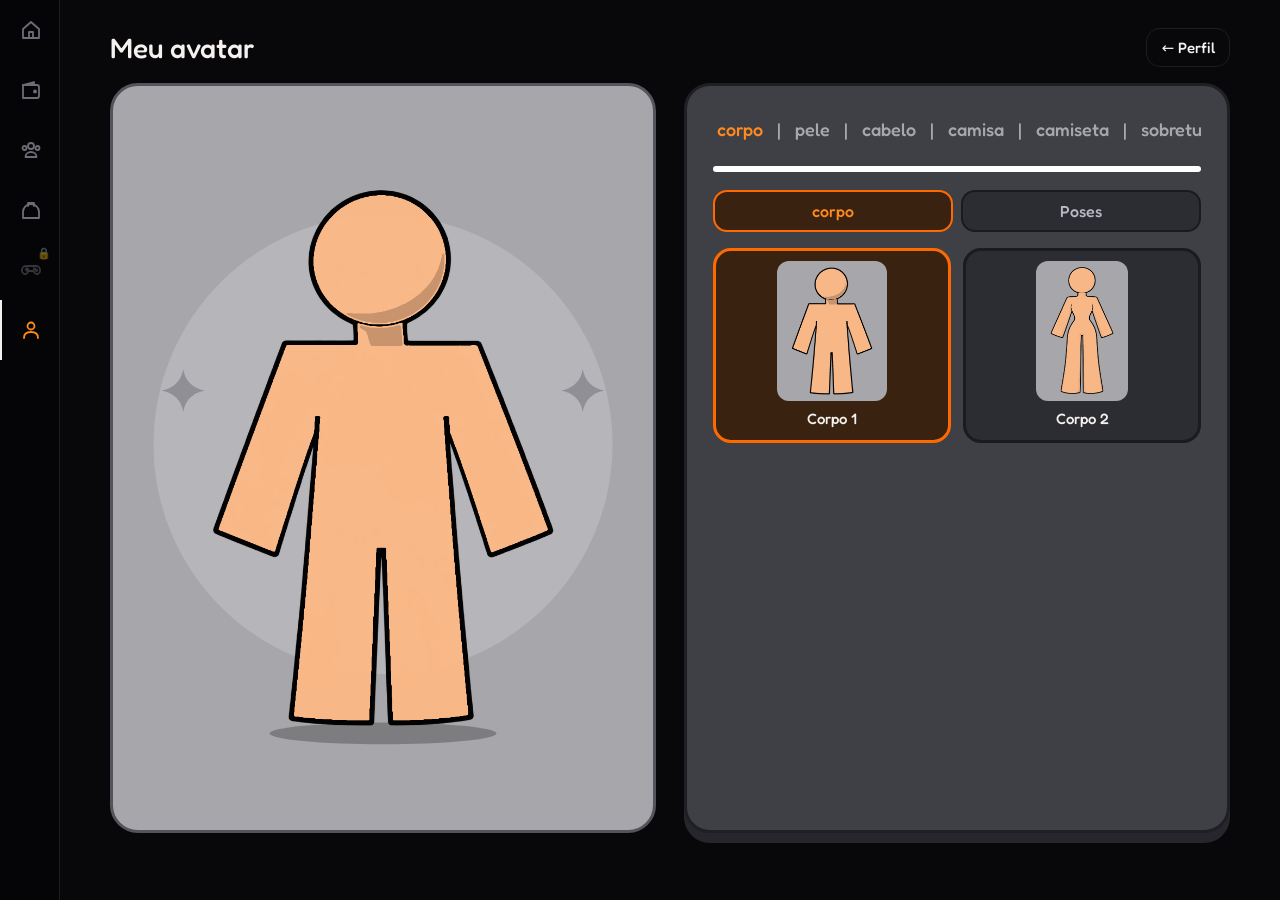
<file: avatar.html>
<!DOCTYPE html>
<html lang="pt-BR">
<head>
<meta charset="utf-8">
<meta name="viewport" content="width=device-width, initial-scale=1, viewport-fit=cover">
<title>Avatar</title>
<link href="https://fonts.googleapis.com/css2?family=Fredoka:wght@500&display=swap" rel="stylesheet">
<link rel="stylesheet" href="estilo.css">
<style>
@supports (height:100dvh){html,body{height:100dvh}}
a:focus-visible,button:focus-visible{outline:2px solid var(--text);outline-offset:3px}
.wrap{max-width:460px}
.top{display:flex;justify-content:space-between;align-items:center;gap:12px;margin-bottom:16px}
h1{font-size:28px}
.back{color:var(--text);text-decoration:none;font-size:15px;border:1px solid var(--line);border-radius:14px;padding:9px 14px}
.back:hover{border-color:#3a3a45}
.stage{position:relative;background:#a7a7ab;border:3px solid #54545c;border-radius:28px;overflow:hidden;padding-bottom:40px}
.stage svg{width:100%;height:auto;display:block}
.panel{position:relative;margin-top:-72px;background:#3f3f46;border:3px solid #1f1f25;border-radius:26px;padding:18px;box-shadow:0 10px 0 #26262c}
.panel h2{font-size:22px;margin-bottom:14px}
.lab{font-size:14px;color:#b9b9c2;margin-bottom:10px}
.line{height:6px;border-radius:6px;background:#fff;margin:18px 0}
/* peles: grade de 3 colunas (cor cor cor / cor cor cor / ...) */
.skins{display:grid;grid-template-columns:repeat(3,1fr);gap:16px;width:min(100%,320px);margin:0 auto}
.sk{display:block;width:100%;height:auto;aspect-ratio:1/1;min-width:0;border-radius:50%;border:3px solid #1a1a20;cursor:pointer;padding:0}
@supports not (aspect-ratio:1/1){.sk{height:0;padding-bottom:100%}}
.sk:hover{transform:scale(1.04)}
.co{display:grid;place-items:center;width:100%;aspect-ratio:1/1;min-width:0;background:#a7a7ab;border:3px solid #1a1a20;border-radius:18px;padding:8px;cursor:pointer;font:inherit;font-size:30px;color:#54545c}
@supports not (aspect-ratio:1/1){.co{height:0;padding-bottom:100%}}
.co img{width:100%;height:100%;object-fit:contain;display:block}
.co{position:relative;overflow:hidden}
.co.lock img{opacity:.4}
.co.lock::after{content:"🔒";position:absolute;inset:0;display:grid;place-items:center;font-size:26px}
.co:hover{border-color:#55555e}
.hint{margin-top:12px;text-align:center;color:#b9b9c2;font-size:13px;line-height:1.4}
.co[aria-pressed="true"]{border-color:var(--o1);box-shadow:0 0 0 3px #3f3f46,0 0 0 6px var(--o1)}
.skw{display:grid;gap:8px;justify-items:center;min-width:0}
.skc{font-size:15px;color:#fff;text-align:center;overflow-wrap:anywhere}
.sk.lock{opacity:.55;font-size:26px;display:grid;place-items:center;color:#fff}
.sk.sp{border-color:#8a5cff;background-image:radial-gradient(circle at 30% 25%,rgba(255,255,255,.22),transparent 45%);box-shadow:0 0 14px rgba(138,92,255,.55)}
.sk.sp[aria-pressed="true"]{box-shadow:0 0 0 3px #3f3f46,0 0 0 6px var(--o1),0 0 16px rgba(138,92,255,.6)}
.sk[aria-pressed="true"]{box-shadow:0 0 0 3px #3f3f46,0 0 0 6px var(--o1)}
.cats{display:flex;align-items:center;flex-wrap:nowrap;gap:10px;overflow-x:auto;overflow-y:hidden;-webkit-overflow-scrolling:touch;scrollbar-width:thin;scrollbar-color:#6b6b75 transparent;padding-bottom:8px}
.cats::-webkit-scrollbar{height:6px}.cats::-webkit-scrollbar-thumb{background:#6b6b75;border-radius:6px}.cats::-webkit-scrollbar-track{background:transparent}
.cat{flex:none;font:inherit;font-size:18px;color:#fff;background:transparent;border:0;border-radius:10px;padding:6px 4px;cursor:pointer;opacity:.55;white-space:nowrap}
.cat:hover{opacity:.85}
.cat[aria-selected="true"]{opacity:1;color:var(--o2)}
.sep{flex:none;color:#fff;opacity:.55;font-size:18px}
.panel .line{margin:12px 0 18px}
.subs{display:flex;gap:8px;margin-bottom:16px}
.subt{flex:1;font:inherit;font-size:16px;color:#b9b9c2;background:#2c2c33;border:2px solid #1a1a20;border-radius:14px;padding:9px 6px;cursor:pointer}
.subt:hover{border-color:#55555e}
.subt[aria-selected="true"],.subt[aria-pressed="true"]{color:var(--o2);border-color:var(--o1);background:#3a2210}
.opts{position:relative}
.skw{position:relative}
/* bolinha com a cor atual da peça, no canto do quadrado selecionado */
.cdot{position:absolute;top:-9px;right:-9px;z-index:2;width:28px;height:28px;border-radius:50%;border:3px solid #fff;box-shadow:0 0 0 3px #1a1a20;cursor:pointer;padding:0}
.cdot:hover{transform:scale(1.08)}
.cdot[aria-expanded="true"]{box-shadow:0 0 0 3px #1a1a20,0 0 0 6px var(--o1)}
/* balãozinho de cores (mesmo estilo do balão das missões na trilha) */
.cpop{position:absolute;z-index:6;width:min(300px,100%);background:#25252c;border-radius:22px;padding:16px;box-shadow:0 8px 0 #17171c;animation:cin .15s}
.cpop:before{content:"";position:absolute;top:-8px;left:var(--ax,50%);width:18px;height:18px;background:inherit;border-radius:4px;transform:translateX(-50%) rotate(45deg)}
.cpop .lab{margin-bottom:12px}
.cpop .cgrid{gap:10px}
@keyframes cin{from{opacity:0;transform:translateY(-6px)}to{opacity:1;transform:none}}
.cgrid{display:grid;grid-template-columns:repeat(4,1fr);gap:12px;width:min(100%,320px);margin:0 auto}
.cb{display:block;width:100%;aspect-ratio:1/1;min-width:0;border-radius:50%;border:3px solid #1a1a20;cursor:pointer;padding:0}
@supports not (aspect-ratio:1/1){.cb{height:0;padding-bottom:100%}}
.cb:hover{transform:scale(1.06)}
.cb[aria-pressed="true"]{box-shadow:0 0 0 3px #3f3f46,0 0 0 6px var(--o1)}
.over{margin-top:18px}
.over .subs{margin-bottom:0}
.soon{border:2px dashed #55555e;border-radius:18px;padding:16px;text-align:center;color:#b9b9c2;font-size:15px;line-height:1.4}
.saved{margin-top:14px;text-align:center;color:#b9b9c2;font-size:14px;min-height:18px}
.flip{position:absolute;top:14px;right:14px;z-index:3;width:44px;height:44px;border-radius:50%;border:3px solid #fff;background:#3f3f46;box-shadow:0 0 0 3px #1a1a20;cursor:pointer;padding:0;display:grid;place-items:center}
.flip:hover{transform:scale(1.08)}
.flip[aria-pressed="true"]{box-shadow:0 0 0 3px #1a1a20,0 0 0 6px var(--o1)}
.stage .flip svg{width:22px;height:22px;display:block;fill:none;stroke:#fff;stroke-width:2.2;stroke-linecap:round;stroke-linejoin:round}
.bodies{display:grid;grid-template-columns:1fr 1fr;gap:12px}
.bopt{font:inherit;font-size:15px;color:var(--text);background:#2c2c33;border:3px solid #1a1a20;border-radius:18px;padding:10px 6px 12px;cursor:pointer;display:grid;justify-items:center;gap:8px}
.bopt:hover{border-color:#55555e}
.bopt[aria-pressed="true"]{border-color:var(--o1);background:#3a2210}
.bopt img{height:96px;width:auto;display:block;background:#a7a7ab;border-radius:12px;padding:6px 14px}
@media(min-width:900px){
  .bopt img{height:140px}
  main{padding:28px 32px 28px}
  .wrap{max-width:1120px}
  .grid{display:grid;grid-template-columns:minmax(0,1fr) minmax(0,1fr);gap:28px;align-items:stretch}
  .stage{padding-bottom:0;height:calc(100vh - 150px);min-height:460px;display:grid}
  .stage svg{height:100%}
  .panel{margin-top:0;padding:26px;display:flex;flex-direction:column}
  .soon{flex:1;display:grid;place-items:center;font-size:17px}
  .saved{margin-top:12px}
  .panel h2{font-size:26px;margin-bottom:20px}
}
</style>
</head>
<body>
<nav aria-label="Navegação principal">
  <a href="index.html" aria-label="Trilha"><svg viewBox="0 0 24 24"><path d="M4 11l8-7 8 7v9H4z"/><path d="M10 20v-6h4v6"/></svg></a>
  <a href="orcamento.html" aria-label="Seu Orçamento"><svg viewBox="0 0 24 24"><path d="M4 7h14a2 2 0 012 2v9a2 2 0 01-2 2H4z"/><path d="M4 7l11-3v3"/><circle cx="16" cy="13.5" r="1"/></svg></a>
  <a href="comunidade.html" aria-label="Comunidade"><svg viewBox="0 0 24 24"><circle cx="12" cy="8" r="3"/><circle cx="5.5" cy="10" r="2"/><circle cx="18.5" cy="10" r="2"/><path d="M6.5 19c0-3 2.5-5 5.5-5s5.5 2 5.5 5z"/></svg></a>
  <a href="loja.html" aria-label="Loja"><svg viewBox="0 0 24 24"><path d="M4 20v-6a8 8 0 0116 0v6z"/><path d="M9 8V5h6v3"/></svg></a>
  <a href="sua-cidade.html" aria-label="Sua Cidade"><svg viewBox="0 0 24 24"><path d="M7 8h10a4 4 0 014 4v1a3 3 0 01-5.4 1.8L14.5 13h-5l-1.1 1.8A3 3 0 013 13v-1a4 4 0 014-4z"/><path d="M8 10v3M6.5 11.5h3"/><circle cx="15.5" cy="10.8" r=".7"/><circle cx="17.5" cy="12.3" r=".7"/></svg></a>
  <a href="perfil.html" class="on" aria-current="page" aria-label="Perfil"><svg viewBox="0 0 24 24"><circle cx="12" cy="8" r="3.5"/><path d="M5 20c0-4 3-6 7-6s7 2 7 6"/></svg></a>
</nav>

<main>
  <div class="wrap">
    <div class="top"><h1>Meu avatar</h1><a class="back" href="perfil.html">← Perfil</a></div>
    <div class="grid">
      <div class="stage" id="stage"></div>
      <section class="panel" aria-label="Personalizar avatar">
        <div class="cats" id="cats" role="tablist" aria-label="Categorias do avatar"></div>
        <div class="line" aria-hidden="true"></div>
        <div class="opts" id="opts" role="tabpanel"></div>
        <div class="saved" id="saved" role="status"></div>
      </section>
    </div>
  </div>
</main>

<script src="avatar.js"></script>
<script src="loja.js"></script>
<script src="progresso.js"></script>
<script>if(!window.Avatar||!window.Loja)document.write('<p style="padding:24px;color:#ff6b73;font-family:sans-serif">Faltam arquivos: coloque avatar.js e loja.js na mesma pasta de avatar.html.</p>')</script>
<script>
const $=id=>document.getElementById(id);
const {SKIN,SKIN_N,BODIES,POSE_BODIES,bodyOf,tinted,svg:avatarSVG,KEY}=Avatar;
let A=Avatar.saved()||{body:'corpo1',skin:1};A.cores=A.cores||{};
// de onde o jogador veio (perfil ou comunidade), para o botão Voltar
const from=new URLSearchParams(location.search).get('de');
if(from==='comunidade'){const b=document.querySelector('.back');b.href='comunidade.html#avatar';b.textContent='← Comunidade'}
function save(){
  try{const o={body:A.body,skin:A.skin,over:A.over==='pants'?'pants':'shirt',beltTop:!!A.beltTop,pose:A.pose||null,flip:!!(A.pose&&A.flip),cores:A.cores||{}};Avatar.SLOTS.forEach(([,k])=>{o[k]=A[k]||null});localStorage.setItem(KEY,JSON.stringify(o));$('saved').textContent='✓ Salvo automaticamente'}
  catch(e){$('saved').textContent='Não foi possível salvar neste navegador.'}
}
// abas de peça: aba -> [tipo da peça em CLOTHES, campo salvo no avatar, rótulo de "sem peça"]
const CLOTH_TABS={cabelo:['hair','hair','sem cabelo'],camisa:['shirt','shirt','sem camisa'],camiseta:['tshirt','tshirt','sem camiseta'],sobretudo:['coat','coat','sem sobretudo'],calca:['pants','pants','sem calça'],cintura:['belt','belt','sem cintura'],bota:['boots','boots','sem botas'],bracelete:['bracelets','bracelets','sem braceletes'],capa:['cape','cape','sem capa']};
// sub-abas: aba -> [[id, nome]]. Cada sub-aba de peça: id -> [tipo da peça, campo salvo, rótulo de "sem peça", texto de "em breve"]
const SUBS={corpo:[['corpo','corpo'],['poses','Poses']],pele:[['cor','cor'],['tatuagens','tatuagens']],rosto:[['maquiagem','maquiagem'],['olhos','olhos'],['boca','boca']]};
const SUB_PIECE={tatuagens:['tattoo','tattoo','sem tatuagem','Tatuagens em breve'],maquiagem:['makeup','makeup','sem maquiagem','Maquiagem em breve'],olhos:['eyes','eyes','sem olhos','Olhos em breve'],boca:['mouth','mouth','sem boca','Bocas em breve']};
const CATS=[['corpo','corpo'],['pele','pele'],['cabelo','cabelo'],['camisa','camisa'],['camiseta','camiseta'],['sobretudo','sobretudo'],['calca','calça'],['cintura','cintura'],['bota','bota'],['bracelete','bracelete'],['capa','capa'],['rosto','rosto']];
let cat='corpo',colorOpen=false;const sub={corpo:'corpo',pele:'cor',rosto:'olhos'};
// abre direto numa aba/sub-aba (ex.: avatar.html?aba=rosto&sub=boca, usado pela Loja)
{const qs=new URLSearchParams(location.search),q=qs.get('aba'),s=qs.get('sub');if(CATS.some(c=>c[0]===q))cat=q;if(SUBS[cat]&&SUBS[cat].some(x=>x[0]===s))sub[cat]=s}
function drawCats(){
  const c=$('cats'),sl=c.scrollLeft;c.innerHTML='';
  CATS.forEach(([id,nome],n)=>{
    if(n){const p=document.createElement('span');p.className='sep';p.setAttribute('aria-hidden','true');p.textContent='|';c.appendChild(p)}
    const t=document.createElement('button');t.type='button';t.className='cat';t.id='cat-'+id;t.setAttribute('role','tab');
    t.setAttribute('aria-selected',cat===id?'true':'false');t.textContent=nome;
    t.onclick=()=>{cat=id;colorOpen=false;drawCats();drawOpts()};c.appendChild(t);
  });
  $('opts').setAttribute('aria-labelledby','cat-'+cat);
  c.scrollLeft=sl;
  if(!drawCats.first){drawCats.first=1;const s=$('cat-'+cat);if(s)c.scrollLeft=Math.max(0,s.offsetLeft-c.clientWidth/2+s.offsetWidth/2)} // 1ª vez: centraliza a aba aberta
}
// aviso de peça bloqueada, com link para a categoria certa da Loja
function shopMsg(prefix,shopCat){const m=$('saved');m.textContent=prefix;const a=document.createElement('a');a.href='loja.html#'+shopCat;a.textContent='compre na Loja';a.style.color='var(--o2)';m.appendChild(a)}
// peças pequenas (botas, olhos, boca, maquiagem, tatuagem) aparecem como recorte no avatar; a imagem sozinha ficaria minúscula
const CROP_SLOTS=['cape','bracelets','boots','eyes','mouth','makeup','tattoo'];
function drawSubs(o){
  const st=document.createElement('div');st.className='subs';st.setAttribute('role','tablist');st.setAttribute('aria-label',cat==='pele'?'Pele':cat==='corpo'?'Corpo':'Rosto');
  SUBS[cat].forEach(([id,nome])=>{
    const t=document.createElement('button');t.type='button';t.className='subt';t.setAttribute('role','tab');
    t.setAttribute('aria-selected',sub[cat]===id?'true':'false');t.textContent=nome;
    t.onclick=()=>{sub[cat]=id;colorOpen=false;drawOpts()};st.appendChild(t);
  });o.appendChild(st);
}
// grade de peças de um tipo: "sem peça" + uma opção por peça que existe para o corpo escolhido. Peça não comprada fica bloqueada.
function pieceGrid(o,[slot,key,none,soon]){
  const body=bodyOf(A); // na pose, só entram as peças que têm versão para ela
  const all=Object.entries(Avatar.CLOTHES).filter(([,c])=>c.slot===slot);
  if(!all.length){const d=document.createElement('div');d.className='soon';d.textContent=soon||'Em breve';o.appendChild(d);return}
  const fit=all.filter(([,c])=>c.por_corpo[body.id]);
  const g=document.createElement('div');g.className='skins';
  const opts=[[null,none]].concat(fit.map(([id,c])=>[id,c.n.toLowerCase()]));
  let dotEl=null;
  opts.forEach(([id,nome])=>{
    const lock=!!id&&!Avatar.ownsPiece(id);
    const x=document.createElement('button');x.type='button';x.className='co'+(lock?' lock':'');x.setAttribute('aria-pressed',(A[key]||null)===id?'true':'false');
    x.setAttribute('aria-label',nome+(lock?' (bloqueado: compre na loja)':''));
    if(id){const im=document.createElement('img');im.alt='';im.src=CROP_SLOTS.includes(slot)?Avatar.previewURL(A,id):Avatar.pieceSrc(A,id,body.id);x.appendChild(im)}else x.textContent='✕';
    x.onclick=()=>{
      if(lock){const it=Avatar.shopItem(id);shopMsg('Peça bloqueada: ',it?it.cat:'especiais');return}
      colorOpen=false;A[key]=id;save();render()};
    const w=document.createElement('div');w.className='skw';const cap=document.createElement('span');cap.className='skc';cap.textContent=nome;cap.setAttribute('aria-hidden','true');
    w.append(x,cap);
    // peça vestida que tem cores: bolinha no canto do quadrado; ao tocar abre o balão de cores
    if(id&&!lock&&A[key]===id&&Avatar.CLOTHES[id].cores){
      const c=Avatar.CLOTHES[id],hex=c.cores[A.cores[id]||0][1]||'#ffffff';
      const d=document.createElement('button');d.type='button';d.className='cdot';d.style.backgroundColor=hex;
      d.setAttribute('aria-label','Mudar a cor de '+nome);d.setAttribute('aria-expanded',colorOpen?'true':'false');
      d.onclick=e=>{e.stopPropagation();colorOpen=!colorOpen;drawOpts()};
      w.appendChild(d);dotEl=d;
    }
    g.appendChild(w);
  });o.appendChild(g);
  if(colorOpen&&dotEl)drawColors(o,A[key],dotEl);else colorOpen=false;
  if(fit.length<all.length){const t=document.createElement('p');t.className='hint';t.textContent=A.pose?'Alguns itens ainda não têm versão para esta pose.':'Alguns itens ainda não têm versão para este corpo.';o.appendChild(t)}
}
// cores da peça vestida (só aparece se a peça tem CLOTHES[id].cores no avatar.js)
function drawColors(o,id,dot){
  const c=Avatar.CLOTHES[id],cur=A.cores[id]||0;
  const w=document.createElement('div');w.className='cpop';w.setAttribute('role','dialog');w.setAttribute('aria-label','Cor da peça');
  const l=document.createElement('div');l.className='lab';l.textContent='Cor';w.appendChild(l);
  const g=document.createElement('div');g.className='cgrid';g.setAttribute('role','group');g.setAttribute('aria-label','Cor da peça');
  c.cores.forEach(([nome,hex],i)=>{
    const b=document.createElement('button');b.type='button';b.className='cb';b.style.backgroundColor=hex||'#ffffff';
    b.title=nome;b.setAttribute('aria-label',nome);b.setAttribute('aria-pressed',cur===i?'true':'false');
    b.onclick=e=>{e.stopPropagation();if(i)A.cores[id]=i;else delete A.cores[id];save();render()};
    g.appendChild(b);
  });
  w.appendChild(g);o.appendChild(w);
  // posiciona o balão logo abaixo da bolinha, com a setinha apontando para ela
  const or=o.getBoundingClientRect(),dr=dot.getBoundingClientRect(),bw=w.offsetWidth;
  const cx=dr.left+dr.width/2-or.left,left=Math.max(0,Math.min(cx-bw/2,or.width-bw));
  w.style.left=left+'px';w.style.top=(dr.bottom-or.top+14)+'px';
  w.style.setProperty('--ax',Math.max(24,Math.min(cx-left,bw-24))+'px');
  w.scrollIntoView({block:'nearest'});
}
// toca fora do balão (ou aperta Esc) para fechar
document.addEventListener('click',e=>{if(colorOpen&&!e.target.closest('.cpop,.cdot')){colorOpen=false;drawOpts()}});
document.addEventListener('keydown',e=>{if(e.key==='Escape'&&colorOpen){colorOpen=false;drawOpts()}});
window.addEventListener('resize',()=>{if(colorOpen)drawOpts()});
// quem fica por cima: camisa ou calça (aparece nas abas camisa e calça)
function drawOver(o){
  const w=document.createElement('div');w.className='over';
  const l=document.createElement('div');l.className='lab';l.textContent='Quem fica por cima?';w.appendChild(l);
  const st=document.createElement('div');st.className='subs';st.setAttribute('role','group');st.setAttribute('aria-label','Quem fica por cima');
  [['shirt','camisa'],['pants','calça']].forEach(([id,nome])=>{
    const t=document.createElement('button');t.type='button';t.className='subt';t.setAttribute('aria-pressed',(A.over==='pants'?'pants':'shirt')===id?'true':'false');
    t.textContent=nome+' por cima';t.onclick=()=>{A.over=id;save();render()};st.appendChild(t);
  });w.appendChild(st);o.appendChild(w);
}
// cintura: fica abaixo ou acima da camisa (sempre acima da calça). Se a calça está por cima da camisa, a cintura vai junto e fica por cima
function drawBeltOver(o){
  const w=document.createElement('div');w.className='over';
  const l=document.createElement('div');l.className='lab';l.textContent='Onde fica a cintura?';w.appendChild(l);
  if(A.over==='pants'){
    const n=document.createElement('div');n.className='soon';n.textContent='A calça está por cima da camisa, então a cintura também fica por cima.';w.appendChild(n);o.appendChild(w);return}
  const st=document.createElement('div');st.className='subs';st.setAttribute('role','group');st.setAttribute('aria-label','Onde fica a cintura');
  [[false,'abaixo da camisa'],[true,'acima da camisa']].forEach(([top,nome])=>{
    const t=document.createElement('button');t.type='button';t.className='subt';t.setAttribute('aria-pressed',!!A.beltTop===top?'true':'false');
    t.textContent=nome;t.onclick=()=>{A.beltTop=top;save();render()};st.appendChild(t);
  });w.appendChild(st);o.appendChild(w);
}
// poses do corpo escolhido: "Normal" + as poses que ele tem (a Perto da câmera é só do Corpo 1)
function drawPoses(o){
  const base=BODIES.find(b=>b.id===A.body),mine=POSE_BODIES.filter(p=>p.base===A.body);
  const bx=document.createElement('div');bx.className='bodies';
  [[null,'Normal',base]].concat(mine.map(p=>[p.pose,p.n,p])).forEach(([id,nome,b])=>{
    const x=document.createElement('button');x.type='button';x.className='bopt';x.setAttribute('aria-pressed',(A.pose||null)===id?'true':'false');
    x.innerHTML='<img alt="" src="'+tinted(b,A.skin)+'"><span></span>';x.lastChild.textContent=nome;
    x.onclick=()=>{A.pose=id;if(!id)A.flip=false;save();render()};bx.appendChild(x);
  });o.appendChild(bx);
  const t=document.createElement('p');t.className='hint';
  t.textContent=mine.length?'Em cada pose aparecem só os itens que já têm versão para ela. Com uma pose escolhida, o botão no canto do avatar gira ela na horizontal.':'Este corpo ainda não tem poses. A pose Perto da câmera é exclusiva do Corpo 1.';
  o.appendChild(t);
}
function flipBtn(){
  const b=document.createElement('button');b.type='button';b.className='flip';b.title='Girar a pose';
  b.setAttribute('aria-label','Girar a pose horizontalmente');b.setAttribute('aria-pressed',A.flip?'true':'false');
  b.innerHTML='<svg viewBox="0 0 24 24" aria-hidden="true"><path d="M3 12h18M7 8l-4 4 4 4M17 8l4 4-4 4"/></svg>';
  b.onclick=()=>{A.flip=!A.flip;save();render()};return b;
}
function drawOpts(){
  const o=$('opts');o.innerHTML='';
  if(cat==='corpo'){
    drawSubs(o);
    if(sub.corpo==='poses'){drawPoses(o);return}
    const bx=document.createElement('div');bx.className='bodies';
    BODIES.forEach(b=>{
      const x=document.createElement('button');x.type='button';x.className='bopt';x.setAttribute('aria-pressed',A.body===b.id?'true':'false');
      x.innerHTML='<img alt="" src="'+tinted(b,A.skin)+'"><span></span>';x.lastChild.textContent=b.n;
      x.onclick=()=>{A.body=b.id;if(A.pose&&!POSE_BODIES.some(p=>p.id===b.id+'_'+A.pose)){A.pose=null;A.flip=false} // pose é exclusiva de cada corpo
        save();render()};bx.appendChild(x);
    });o.appendChild(bx);
  }else if(cat==='pele'){
    drawSubs(o);
    if(sub.pele==='tatuagens'){pieceGrid(o,SUB_PIECE.tatuagens);return}
    const s=document.createElement('div');s.className='skins';
    SKIN.forEach((c,i)=>{
      const sp=(Avatar.SKIN_SPECIAL||[]).includes(i),lock=Avatar.owns?!Avatar.owns(i):false;
      const x=document.createElement('button');x.type='button';x.className='sk'+(sp?' sp':'')+(lock?' lock':'');x.style.backgroundColor=c;
      x.setAttribute('aria-label',SKIN_N[i]+(i<3?' '+(i+1):'')+(sp?' (cor especial'+(lock?', bloqueada: compre na loja':'')+')':''));
      x.setAttribute('aria-pressed',A.skin===i?'true':'false');
      if(lock)x.textContent='🔒';
      x.onclick=()=>{
        if(lock){shopMsg('Cor especial: ','especiais');return}
        A.skin=i;save();render()};
      const w=document.createElement('div');w.className='skw';const cap=document.createElement('span');cap.className='skc';cap.textContent=SKIN_N[i];cap.setAttribute('aria-hidden','true');
      w.append(x,cap);s.appendChild(w);
    });o.appendChild(s);
  }else if(cat==='rosto'){
    drawSubs(o);pieceGrid(o,SUB_PIECE[sub.rosto]);
  }else if(CLOTH_TABS[cat]){
    pieceGrid(o,CLOTH_TABS[cat]);
    if(cat==='camisa'||cat==='calca')drawOver(o);
    if(cat==='cintura')drawBeltOver(o);
  }else{
    const d=document.createElement('div');d.className='soon';d.textContent='Em breve';o.appendChild(d);
  }
}
function render(){const st=$('stage');st.innerHTML=avatarSVG(A);if(A.pose)st.appendChild(flipBtn()); // botão de girar só aparece numa pose
  drawCats();drawOpts()}
Avatar.ready(render);
</script>
</body>
</html>
</file>
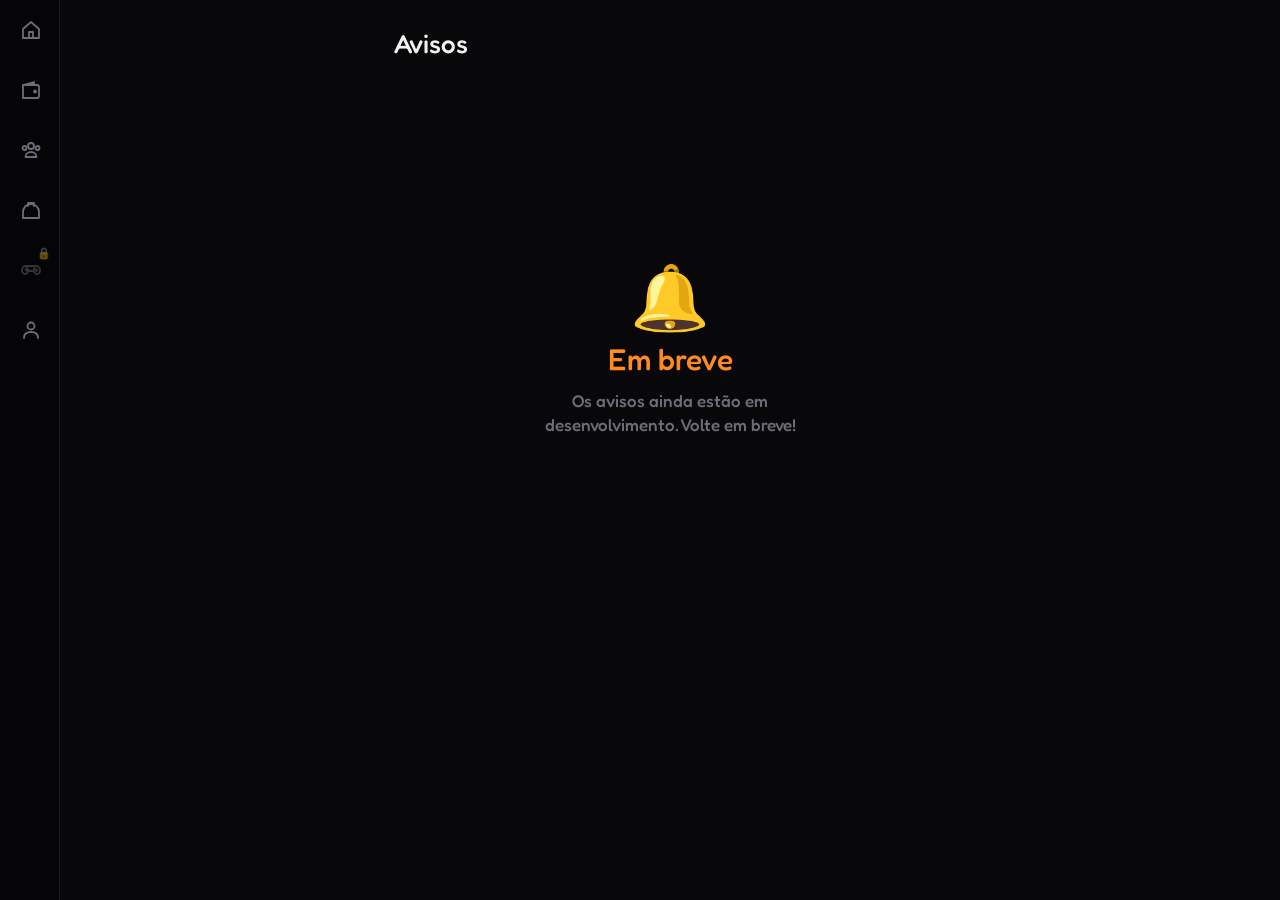
<file: avisos.html>
<!DOCTYPE html>
<html lang="pt-BR">
<head>
<meta charset="utf-8">
<meta name="viewport" content="width=device-width, initial-scale=1, viewport-fit=cover">
<title>Avisos</title>
<link href="https://fonts.googleapis.com/css2?family=Fredoka:wght@500&display=swap" rel="stylesheet">
<link rel="stylesheet" href="estilo.css">
<style>
nav a:focus-visible,.ttl:focus-visible{outline:2px solid var(--text);outline-offset:3px}
main{padding:28px 16px 60px}
h1{font-size:26px;font-weight:700;margin-bottom:22px}
.soon{min-height:60vh;display:grid;place-content:center;justify-items:center;gap:12px;text-align:center}
.soon .ico{font-size:64px;line-height:1}
.soon h2{font-size:30px;color:var(--o2)}
.soon p{color:var(--mute);font-size:17px;line-height:1.4;max-width:32ch}
.card{background:#121217;border:1px solid var(--line);border-radius:22px;padding:20px;margin-bottom:18px}
.card h2{font-size:20px;margin-bottom:4px}
.card>p{color:#b4b1ae;font-size:15px;line-height:1.4;margin-bottom:14px}
.titles{display:grid;gap:10px}
.ttl{font:inherit;font-size:18px;color:var(--text);text-align:left;display:flex;justify-content:space-between;align-items:center;gap:10px;background:#14141a;border:2px solid #24242c;border-radius:16px;padding:14px 16px;cursor:pointer;box-shadow:0 4px 0 #0c0c10}
.ttl:hover{border-color:#3a3a45}
.ttl[aria-pressed="true"]{border-color:var(--o1);background:#2a1405}
.ttl small{font-size:13px;color:var(--o2)}
.card.later{text-align:center;padding:26px 20px}
.card.later p{margin:0;color:var(--mute)}
</style>
</head>
<body>
<nav aria-label="Navegação principal">
  <a href="index.html" aria-label="Trilha"><svg viewBox="0 0 24 24"><path d="M4 11l8-7 8 7v9H4z"/><path d="M10 20v-6h4v6"/></svg></a>
  <a href="orcamento.html" aria-label="Seu Orçamento"><svg viewBox="0 0 24 24"><path d="M4 7h14a2 2 0 012 2v9a2 2 0 01-2 2H4z"/><path d="M4 7l11-3v3"/><circle cx="16" cy="13.5" r="1"/></svg></a>
  <a href="comunidade.html" aria-label="Comunidade"><svg viewBox="0 0 24 24"><circle cx="12" cy="8" r="3"/><circle cx="5.5" cy="10" r="2"/><circle cx="18.5" cy="10" r="2"/><path d="M6.5 19c0-3 2.5-5 5.5-5s5.5 2 5.5 5z"/></svg></a>
  <a href="loja.html" aria-label="Loja"><svg viewBox="0 0 24 24"><path d="M4 20v-6a8 8 0 0116 0v6z"/><path d="M9 8V5h6v3"/></svg></a>
  <a href="sua-cidade.html" aria-label="Sua Cidade"><svg viewBox="0 0 24 24"><path d="M7 8h10a4 4 0 014 4v1a3 3 0 01-5.4 1.8L14.5 13h-5l-1.1 1.8A3 3 0 013 13v-1a4 4 0 014-4z"/><path d="M8 10v3M6.5 11.5h3"/><circle cx="15.5" cy="10.8" r=".7"/><circle cx="17.5" cy="12.3" r=".7"/></svg></a>
  <a href="perfil.html" aria-label="Perfil"><svg viewBox="0 0 24 24"><circle cx="12" cy="8" r="3.5"/><path d="M5 20c0-4 3-6 7-6s7 2 7 6"/></svg></a>
</nav>

<main>
  <div class="wrap">
    <h1>Avisos</h1>
    <div class="soon"><div class="ico" aria-hidden="true">🔔</div><h2>Em breve</h2><p>Os avisos ainda estão em desenvolvimento. Volte em breve!</p></div>
  </div>
</main>

<script src="progresso.js"></script>
</body>
</html>
</file>
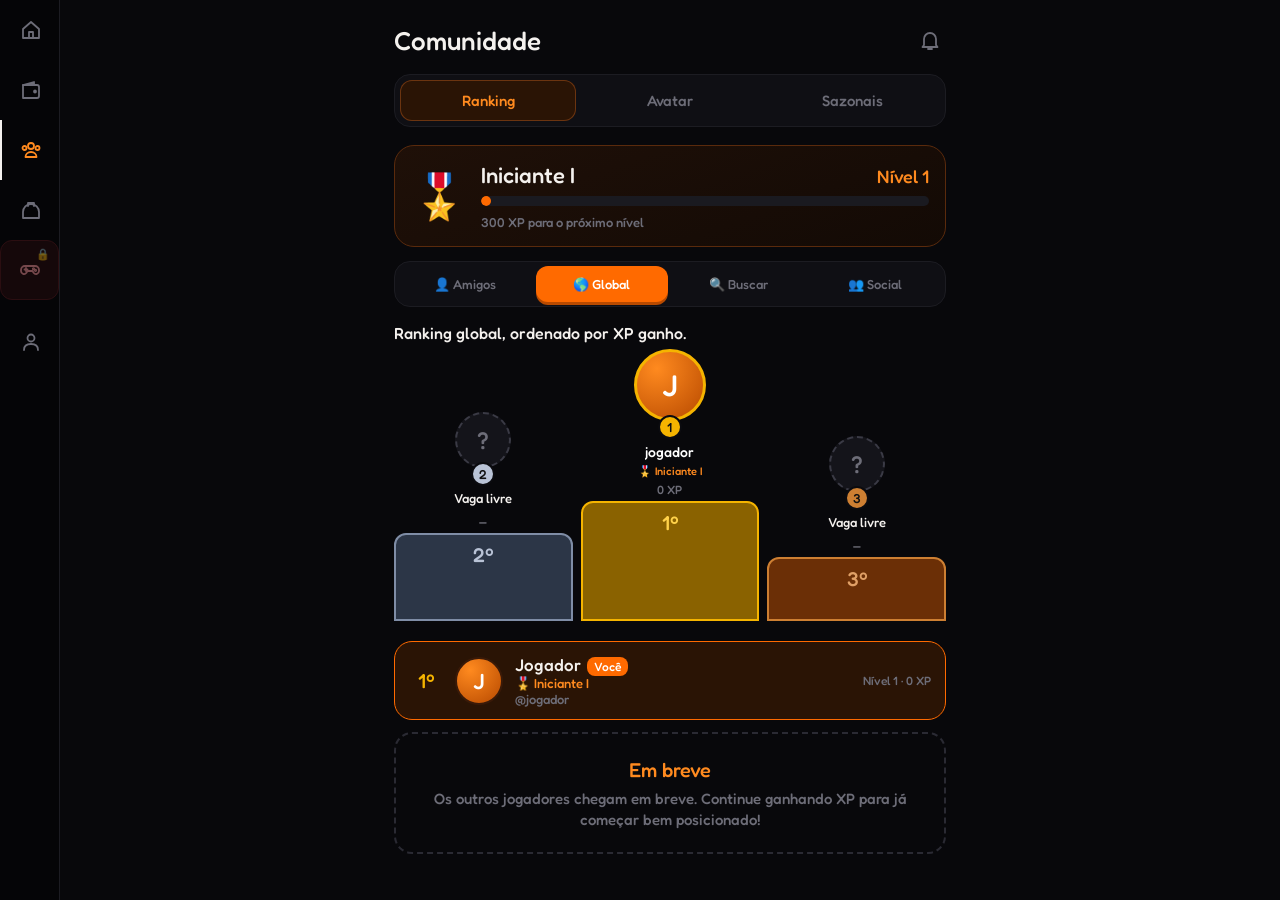
<file: comunidade.html>
<!DOCTYPE html>
<html lang="pt-BR">
<head>
<meta charset="utf-8">
<meta name="viewport" content="width=device-width, initial-scale=1, viewport-fit=cover">
<title>Comunidade</title>
<link href="https://fonts.googleapis.com/css2?family=Fredoka:wght@500&display=swap" rel="stylesheet">
<link rel="stylesheet" href="estilo.css">
<style>
a:focus-visible,button:focus-visible,input:focus-visible{outline:2px solid var(--text);outline-offset:3px}
h1{font-size:26px;font-weight:700;margin-bottom:18px}
.sec{font-size:13px;letter-spacing:.12em;text-transform:uppercase;color:var(--mute);margin:26px 2px 10px}
/* cartão principal */
.hero{background:linear-gradient(160deg,#1f1008,#130a05);border:1px solid #5a2a0c;border-radius:22px;padding:20px}
.hrow{display:flex;gap:16px;align-items:center}
.av{width:84px;height:84px;border-radius:50%;flex:none;display:grid;place-items:center;font-size:38px;font-weight:700;color:#fff;background:radial-gradient(circle at 30% 25%,var(--o2),var(--o3));border:3px solid #3a1a08}
.who{min-width:0;flex:1}
.who h2{font-size:24px;line-height:1.15;overflow-wrap:anywhere}
.who .at{color:var(--mute);font-size:16px;margin-top:2px;overflow-wrap:anywhere}
.chips{display:flex;flex-wrap:wrap;gap:8px;margin-top:10px;align-items:center}
.chip{font-size:14px;border:1px solid #6b3410;background:#2a1405;color:var(--o2);border-radius:10px;padding:4px 10px;white-space:nowrap}
.since{font-size:13px;color:var(--mute)}
.lvl{margin-top:18px}
.lvl .top{display:flex;justify-content:space-between;gap:10px;font-size:15px;margin-bottom:8px}
.lvl .top b{color:var(--o2);white-space:nowrap}
.lvl .top span{color:#b4b1ae;text-align:right}
.bar{height:10px;background:#1a1a20;border-radius:8px;overflow:hidden}
.bar i{display:block;height:100%;width:0;min-width:10px;background:var(--o1);border-radius:8px;transition:width .3s}
.edit{margin-top:16px;width:100%}
/* estatísticas */
.stats{display:grid;grid-template-columns:repeat(3,1fr);gap:10px}
.stat{background:#121217;border:1px solid var(--line);border-radius:18px;padding:14px 12px;display:grid;gap:6px;justify-items:start}
.stat .ic{font-size:22px;line-height:1;height:28px;display:flex;align-items:center}
.stat b{font-size:28px;line-height:1}
.stat small{font-size:13px;color:var(--mute);line-height:1.2}
/* cartões */
.card{background:#121217;border:1px solid var(--line);border-radius:22px;padding:18px}
.card h2{font-size:20px;margin-bottom:4px}
.card>p{color:#b4b1ae;font-size:15px;line-height:1.4;margin-bottom:14px}
.titles{display:grid;gap:10px}
.ttl{font:inherit;font-size:18px;color:var(--text);text-align:left;display:flex;justify-content:space-between;align-items:center;gap:10px;background:#14141a;border:2px solid #24242c;border-radius:16px;padding:14px 16px;cursor:pointer;box-shadow:0 4px 0 #0c0c10}
.ttl:hover{border-color:#3a3a45}
.ttl[aria-pressed="true"]{border-color:var(--o1);background:#2a1405}
.ttl small{font-size:13px;color:var(--o2)}
.avcard{display:flex;gap:16px;align-items:center}
.avcard .av{width:72px;height:72px;font-size:32px}
.avcard .txt{flex:1;min-width:0}
.avcard .txt p{color:#b4b1ae;font-size:15px;line-height:1.35;margin:2px 0 10px}
/* janelas */
dialog{margin:auto;width:calc(100% - 32px);max-width:420px;background:#121217;color:var(--text);border:1px solid #2a2a33;border-radius:22px;padding:22px;font-family:inherit}
dialog h2{font-size:22px;margin-bottom:14px}
.fld{display:grid;gap:6px;margin-bottom:14px}
.fld label{font-size:14px;color:#b4b1ae}
.inp{display:flex;align-items:center;background:#0d0d11;border:2px solid #24242c;border-radius:14px;padding:0 12px}
.inp:focus-within{border-color:var(--o1)}
.inp span{color:var(--mute);font-size:18px}
.inp input{flex:1;min-width:0;font:inherit;font-size:18px;color:var(--text);background:transparent;border:0;padding:12px 4px;outline:none}
.inp.bad{border-color:#e5232d}
.msg{min-height:20px;font-size:14px;line-height:1.3;color:var(--mute)}
.msg.ok{color:#4ade80}
.msg.err{color:#ff6b73}
.dbtns{display:flex;gap:10px;margin-top:6px}
.dbtns .btn{flex:1}
.soon{text-align:center;padding:10px 0 6px}
.soon .ico{font-size:52px;line-height:1}
.soon h3{font-size:26px;color:var(--o2);margin:8px 0 6px}
.soon p{color:#b4b1ae;font-size:16px;line-height:1.4;margin-bottom:16px}
@media(max-width:640px){
  .toast{bottom:calc(76px + env(safe-area-inset-bottom,0px))}
  .stat b{font-size:24px}
  .hrow{gap:12px}
  .av{width:72px;height:72px;font-size:32px}
  .who h2{font-size:21px}
}
/* comunidade */
.tabs{display:flex;gap:6px;background:#0f0f14;border:1px solid var(--line);border-radius:16px;padding:5px;margin-bottom:18px}
.tab{flex:1;font:inherit;font-size:15px;color:var(--mute);background:transparent;border:0;border-radius:12px;padding:11px 6px;cursor:pointer;white-space:nowrap}
.tab:hover{color:var(--text)}
.tab[aria-selected="true"]{background:#2a1405;color:var(--o2);box-shadow:inset 0 0 0 1px #6b3410}
.panel[hidden]{display:none}
.panel>h2{font-size:22px;margin-bottom:4px}
.panel>.sub{color:#b4b1ae;font-size:15px;line-height:1.4;margin-bottom:16px}
.rank{display:grid;gap:10px}
.row{display:grid;grid-template-columns:34px 48px 1fr auto;gap:12px;align-items:center;background:#121217;border:1px solid var(--line);border-radius:18px;padding:12px 14px}
.row.me{border-color:var(--o1);background:#2a1405}
.pos{font-size:20px;font-weight:700;color:var(--o2);text-align:center}
.row .av{width:48px;height:48px;font-size:22px;border-width:2px}
.nm{min-width:0}
.nm b{display:block;font-size:17px;overflow-wrap:anywhere}
.nm small.nt{color:var(--o2);font-size:13px}
.pt2{font-size:11px;max-width:100%;overflow:hidden;text-overflow:ellipsis;white-space:nowrap;color:var(--o2)}
.nm small{display:block;font-size:13px;color:var(--mute);overflow-wrap:anywhere}
.you{font-size:12px;background:var(--o1);color:#fff;border-radius:8px;padding:2px 7px;margin-left:6px;vertical-align:middle}
.empty{margin-top:12px;border:2px dashed #2a2a33;border-radius:18px;padding:22px 18px;text-align:center;color:var(--mute);font-size:15px;line-height:1.4}
.empty b{display:block;color:var(--o2);font-size:20px;margin-bottom:4px}
.soonbox{min-height:46vh;display:grid;place-content:center;justify-items:center;gap:10px;text-align:center}
.soonbox .ico{font-size:60px;line-height:1}
.soonbox h3{font-size:28px;color:var(--o2)}
.soonbox p{color:#b4b1ae;font-size:16px;line-height:1.4;max-width:34ch}
.avbig{width:120px;height:120px;font-size:54px}
.avstage{display:grid;place-items:center;padding:26px 0 18px}
.avedit{display:block;text-align:center;text-decoration:none;width:100%}
.avfull{width:min(260px,70vw);height:auto;display:block}
@media(max-width:640px){
  .row{grid-template-columns:28px 44px 1fr auto;gap:10px;padding:11px 12px}
  .row .av{width:44px;height:44px;font-size:20px}
  .tab{font-size:14px}
}
/* ranking: liga, pódio e lista */
.league{display:flex;gap:14px;align-items:center;background:linear-gradient(160deg,#1f1008,#130a05);border:1px solid #5a2a0c;border-radius:20px;padding:16px;margin-bottom:14px}
.lmedal{font-size:44px;line-height:1;flex:none;width:56px;text-align:center}
.lbody{flex:1;min-width:0}
.ltop{display:flex;justify-content:space-between;align-items:baseline;gap:10px;margin-bottom:8px}
.ltop b{font-size:22px}
.ltop span{font-size:18px;color:var(--o2);white-space:nowrap}
.league small{display:block;margin-top:8px;font-size:13px;color:var(--mute)}
.subtabs{display:flex;gap:4px;background:#0f0f14;border:1px solid var(--line);border-radius:16px;padding:4px;margin-bottom:16px}
.stab{flex:1;font:inherit;font-size:13px;color:var(--mute);background:transparent;border:0;border-radius:12px;padding:10px 2px;cursor:pointer;white-space:nowrap}
.stab:hover{color:var(--text)}
.stab[aria-selected="true"]{background:var(--o1);color:#fff;box-shadow:0 3px 0 var(--o3)}
.podium{display:grid;grid-template-columns:1fr 1fr 1fr;gap:8px;align-items:end;margin:6px 0 20px}
.pod{display:grid;justify-items:center;gap:4px;min-width:0}
.pod .pav{width:56px;height:56px;border-radius:50%;display:grid;place-items:center;font-size:24px;font-weight:700;color:#fff;background:radial-gradient(circle at 30% 25%,var(--o2),var(--o3));border:3px solid #3a1a08}
.pod.first .pav{width:72px;height:72px;font-size:30px;border-color:#f5b400}
.pod.free .pav{background:#14141a;border:2px dashed #3a3a45;color:var(--mute)}
.pod .md{width:24px;height:24px;border-radius:50%;display:grid;place-items:center;font-size:13px;font-weight:700;color:#111;margin-top:-10px;border:2px solid #0b0b0f}
.g1 .md{background:#f5b400}
.g2 .md{background:#b9c3d6}
.g3 .md{background:#cd7f32}
.pn{font-size:13px;max-width:100%;overflow:hidden;text-overflow:ellipsis;white-space:nowrap;color:var(--text)}
.g1 .pn{color:var(--o2);font-size:14px}
.px{font-size:12px;color:var(--mute)}
.step{width:100%;border-radius:12px 12px 0 0;display:grid;place-items:start center;padding-top:8px;font-size:20px;font-weight:700}
.g1 .step{height:120px;background:#8a6200;border:2px solid #f5b400;color:#ffd24a}
.g2 .step{height:88px;background:#2c3647;border:2px solid #7f8da6;color:#b9c3d6}
.g3 .step{height:64px;background:#6b2f06;border:2px solid #cd7f32;color:#e0a066}
.pod.me .pn{color:#fff;font-weight:700}
.row .pos.m1{color:#f5b400}
.row .pos.m2{color:#b9c3d6}
.row .pos.m3{color:#cd7f32}
.lg{display:inline-block;font-size:12px;border-radius:8px;padding:3px 8px;border:1px solid;white-space:nowrap}
.lg.tt{color:var(--o2);border-color:#6b3410;background:#2a1405}
.pts{display:grid;gap:4px;justify-items:end}
.pts small{font-size:12px;color:var(--mute)}
.pts b{font-size:15px;color:#ffd24a}
@media(max-width:640px){
  .stab{font-size:12px}
  .pod .pav{width:50px;height:50px}
  .pod.first .pav{width:64px;height:64px}
}
/* missão sazonal */
.mcard{background:linear-gradient(160deg,#1f1008,#130a05);border:1px solid #5a2a0c;border-radius:22px;padding:20px}
.mcard .mh{display:flex;gap:14px;align-items:center;margin-bottom:12px}
.mcard .mi{font-size:44px;line-height:1}
.mcard h3{font-size:22px}
.mcard p{color:#b4b1ae;font-size:15px;line-height:1.4;margin-bottom:12px}
.mchips{display:flex;flex-wrap:wrap;gap:8px;margin-bottom:14px}
.mchips .chip{font-size:13px;border:1px solid #6b3410;background:#2a1405;color:var(--o2);border-radius:10px;padding:4px 10px;white-space:nowrap}
.mchips .chip.xp{color:#ffd24a;border-color:#8a6200;background:#2a1f05}
.lock{font-size:14px;line-height:1.4;color:#ff9aa0;background:#2a0c0e;border:1px solid #5a1a1f;border-radius:12px;padding:10px 12px;margin-bottom:12px}
.lock.okk{color:#4ade80;background:#0d2a17;border-color:#1c5a30}
.mcard .btn{width:100%}
/* vidas (mesmo visual da trilha) */
.hearts{display:flex;align-items:center;gap:6px;margin-left:auto;flex:none}
.hearts svg{width:24px;height:24px;fill:#f21b24}
.hearts b{font-size:26px;line-height:1;font-weight:700}
.hearts small{font-size:13px;color:var(--mute)}
.hearts small:empty{display:none}
/* quiz: mesmo padrão da trilha */
body.inquiz h1,body.inquiz .tabs,body.inquiz #p-sazonais>h2,body.inquiz #p-sazonais>.sub{display:none}
.qtop{display:flex;justify-content:space-between;align-items:center;gap:12px}
.qtop h2{font-size:26px;font-weight:700}
.qbar{height:8px;border-radius:8px;background:#15151b;margin:18px 0 28px}
.qbar i{display:block;height:100%;width:0;background:var(--o1);border-radius:8px;transition:width .3s}
.qtext{font-size:22px;line-height:1.3;text-align:center;font-weight:600;margin:0 auto 28px;max-width:36ch}
.qopts{display:grid;grid-template-columns:1fr 1fr;gap:12px;margin-bottom:28px}
.opt{font:inherit;font-size:18px;line-height:1.25;color:var(--text);background:#14141a;border:2px solid #24242c;border-radius:18px;min-height:110px;padding:14px;cursor:pointer;box-shadow:0 5px 0 #0c0c10}
.opt:hover{border-color:#3a3a45}
.opt.sel{border-color:var(--o1);background:#2a1405}
.opt.right{border-color:#22c55e;background:#0d2a17}
.opt.wrong{border-color:#e5232d;background:#2a0c0e}
.opt:disabled{cursor:default}
#qGo,#qResB{width:100%;font-size:18px}
.qx{width:100%;margin-top:12px;font-size:15px}
.qres{text-align:center;padding-top:16px}
.qres h2{font-size:30px;margin-bottom:10px}
.qres p{font-size:18px;color:#b4b1ae;line-height:1.4;margin-bottom:10px}
.qres .gain{font-size:30px;color:#ffd24a;font-weight:700;margin:6px 0 18px}
.qres .qx{margin-top:12px}
.dtxt{color:#b4b1ae;font-size:16px;line-height:1.4;margin-bottom:14px}
/* painel de resposta com a mascote (igual ao da trilha) */
.fb{position:fixed;left:60px;right:0;bottom:0;z-index:23;display:flex;justify-content:center;padding:0 16px;transform:translateY(105%);transition:transform .25s;pointer-events:none}
.fb:not(.open){visibility:hidden;transition:transform .25s,visibility 0s .25s}
.fb.open{transform:none;pointer-events:auto}
.fbcard{width:100%;max-width:552px;background:#16161c;border:1px solid #2a2a33;border-radius:26px 26px 0 0;padding:22px 22px calc(22px + env(safe-area-inset-bottom,0px));text-align:center;box-shadow:0 -12px 40px #000}
.fbcard h3{font-size:24px;margin-bottom:6px}
.fbcard p{font-size:17px;color:#b4b1ae;margin-bottom:6px}
.fbcard p:empty{display:none}
.fbcard .btn{width:100%;font-size:18px}
.fb.good .fbcard{border-top:3px solid #22c55e}
.fb.good h3{color:#4ade80}
.fb.bad .fbcard{border-top:3px solid #e5232d}
.fb.bad h3{color:#ff6b73}
.fbbox{height:180px;display:grid;place-items:center;margin:12px 0 18px;border-radius:20px;background:rgba(255,255,255,.04)}
.mascot{width:160px;height:160px;object-fit:contain}
.mascot.happy{animation:hop .7s ease-in-out infinite;filter:drop-shadow(0 0 14px rgba(255,138,31,.6))}
.mascot.sad{animation:sag 2.2s ease-in-out infinite;filter:grayscale(.75) brightness(.8)}
@keyframes hop{0%,100%{transform:translateY(0) scale(1,1)}30%{transform:translateY(0) scale(1.08,.9)}60%{transform:translateY(-20px) scale(.95,1.08)}}
@keyframes sag{0%,100%{transform:scale(.88) rotate(-4deg)}50%{transform:scale(.8) rotate(4deg) translateY(4px)}}
@media (prefers-reduced-motion:reduce){.mascot{animation:none!important}}
/* Flicky (GIF) toca uma vez só: sem animação em loop nem filtro cinza */
.mascot,.mascot.happy,.mascot.sad,.mascot.talking,.hunt-intro .mascot,.hunt-intro .mascot.happy{animation:none}
.mascot.sad{filter:none}
@media(max-width:640px){
  .opt{font-size:16px;min-height:96px}
  .qopts{gap:10px}
  .qtop h2{font-size:22px}
  .fb{left:0;bottom:calc(58px + env(safe-area-inset-bottom,0px));transform:translateY(calc(105% + 58px + env(safe-area-inset-bottom,0px)))}
  /* botões de avançar sempre visíveis no celular */
  #qGo,#qResB{position:sticky;bottom:12px;z-index:3;outline:8px solid var(--bg)}
}
@media(max-width:420px){.qopts{grid-template-columns:1fr}.opt{min-height:64px}.qtext{font-size:20px}}
</style>
</head>
<body>
<nav aria-label="Navegação principal">
  <a href="index.html" aria-label="Trilha"><svg viewBox="0 0 24 24"><path d="M4 11l8-7 8 7v9H4z"/><path d="M10 20v-6h4v6"/></svg></a>
  <a href="orcamento.html" aria-label="Seu Orçamento"><svg viewBox="0 0 24 24"><path d="M4 7h14a2 2 0 012 2v9a2 2 0 01-2 2H4z"/><path d="M4 7l11-3v3"/><circle cx="16" cy="13.5" r="1"/></svg></a>
  <a href="comunidade.html" class="on" aria-current="page" aria-label="Comunidade"><svg viewBox="0 0 24 24"><circle cx="12" cy="8" r="3"/><circle cx="5.5" cy="10" r="2"/><circle cx="18.5" cy="10" r="2"/><path d="M6.5 19c0-3 2.5-5 5.5-5s5.5 2 5.5 5z"/></svg></a>
  <a href="loja.html" aria-label="Loja"><svg viewBox="0 0 24 24"><path d="M4 20v-6a8 8 0 0116 0v6z"/><path d="M9 8V5h6v3"/></svg></a>
  <a href="sua-cidade.html" aria-label="Sua Cidade"><svg viewBox="0 0 24 24"><path d="M7 8h10a4 4 0 014 4v1a3 3 0 01-5.4 1.8L14.5 13h-5l-1.1 1.8A3 3 0 013 13v-1a4 4 0 014-4z"/><path d="M8 10v3M6.5 11.5h3"/><circle cx="15.5" cy="10.8" r=".7"/><circle cx="17.5" cy="12.3" r=".7"/></svg></a>
  <a href="perfil.html" aria-label="Perfil"><svg viewBox="0 0 24 24"><circle cx="12" cy="8" r="3.5"/><path d="M5 20c0-4 3-6 7-6s7 2 7 6"/></svg></a>
</nav>

<main>
  <div class="wrap">
    <div class="ptop"><h1>Comunidade</h1><a class="bell" href="avisos.html" aria-label="Avisos" title="Avisos"><svg viewBox="0 0 24 24" aria-hidden="true"><path d="M6 17V11a6 6 0 0112 0v6l1.5 2h-15z"/><path d="M10 21h4"/></svg></a></div>
    <div class="tabs" role="tablist" aria-label="Seções da comunidade">
      <button class="tab" role="tab" id="t-ranking" aria-controls="p-ranking" type="button">Ranking</button>
      <button class="tab" role="tab" id="t-avatar" aria-controls="p-avatar" type="button">Avatar</button>
      <button class="tab" role="tab" id="t-sazonais" aria-controls="p-sazonais" type="button">Sazonais</button>
    </div>

    <section class="panel" id="p-ranking" role="tabpanel" aria-labelledby="t-ranking">
      <div class="league" id="league">
        <div class="lmedal" id="lMedal" aria-hidden="true"></div>
        <div class="lbody">
          <div class="ltop"><b id="lName"></b><span id="lXp"></span></div>
          <div class="bar" id="lBar" role="progressbar" aria-label="Progresso para o próximo nível" aria-valuemin="0" aria-valuemax="100"><i id="lFill"></i></div>
          <small id="lNext"></small>
        </div>
      </div>

      <div class="subtabs" role="tablist" aria-label="Tipos de ranking">
        <button class="stab" role="tab" id="s-amigos" aria-controls="sp-amigos" type="button">👤 Amigos</button>
        <button class="stab" role="tab" id="s-global" aria-controls="sp-global" type="button">🌎 Global</button>
        <button class="stab" role="tab" id="s-buscar" aria-controls="sp-buscar" type="button">🔍 Buscar</button>
        <button class="stab" role="tab" id="s-social" aria-controls="sp-social" type="button">👥 Social</button>
      </div>

      <div id="sp-global" role="tabpanel" aria-labelledby="s-global">
        <p class="sub">Ranking global, ordenado por XP ganho.</p>
        <div class="podium" id="podium"></div>
        <div class="rank" id="rank"></div>
        <div class="empty"><b>Em breve</b>Os outros jogadores chegam em breve. Continue ganhando XP para já começar bem posicionado!</div>
      </div>
      <div id="sp-amigos" role="tabpanel" aria-labelledby="s-amigos" hidden><div class="soonbox"><div class="ico" aria-hidden="true">👤</div><h3>Em breve</h3><p>Em breve você poderá comparar o seu XP com o dos seus amigos.</p></div></div>
      <div id="sp-buscar" role="tabpanel" aria-labelledby="s-buscar" hidden><div class="soonbox"><div class="ico" aria-hidden="true">🔍</div><h3>Em breve</h3><p>Em breve você poderá buscar outros jogadores pelo nome ou pelo @.</p></div></div>
      <div id="sp-social" role="tabpanel" aria-labelledby="s-social" hidden><div class="soonbox"><div class="ico" aria-hidden="true">👥</div><h3>Em breve</h3><p>Em breve você poderá ver pedidos de amizade e novidades dos jogadores.</p></div></div>
    </section>

    <section class="panel" id="p-avatar" role="tabpanel" aria-labelledby="t-avatar" hidden>
      <h2>Seu avatar</h2>
      <p class="sub">É assim que os outros jogadores vão ver você.</p>
      <div class="avstage" id="avStage" aria-live="polite"><div class="av avbig" id="avBig" role="img" aria-label="Avatar"></div></div>
      <a class="btn avedit" href="avatar.html?de=comunidade" id="bAvatar">Editar avatar</a>
    </section>

    <section class="panel" id="p-sazonais" role="tabpanel" aria-labelledby="t-sazonais" hidden>
      <h2>Missões sazonais</h2>
      <p class="sub">Missões especiais por tempo limitado, de acordo com o seu nível.</p>
      <div id="sz"></div>
    </section>
  </div>
  <div class="toast" id="toast" role="status"></div>
</main>

<div class="fb" id="fb" role="status"><div class="fbcard"><h3 id="fbT"></h3><p id="fbD"></p><div class="fbbox"><img id="fbM" class="mascot" alt=""></div><button class="btn" type="button" id="fbGo">Avançar</button></div></div>

<dialog id="dExit" aria-labelledby="xTitle">
  <h2 id="xTitle">Sair da missão?</h2>
  <p class="dtxt">Se sair agora, você perde 1 vida e o progresso desta tentativa.</p>
  <div class="dbtns"><button class="btn alt" type="button" id="xStay">Continuar</button><button class="btn" type="button" id="xLeave">Sair</button></div>
</dialog>
<script src="avatar.js"></script>
<script src="loja.js"></script>
<script src="progresso.js"></script>
<script>
// Comunidade: abas (Ranking, Avatar, Sazonais). Sem banco de dados, o ranking mostra só o próprio aluno por enquanto.
const $=id=>document.getElementById(id);
let Z=null; // partida da missão sazonal em andamento
const FLICKY={feliz:'flicky-feliz.gif',sorriso:'flicky-sorriso.gif',triste:'flicky-triste.gif'};
const flicky=(img,k)=>{if(k==='feliz'&&Math.random()<0.5)k='sorriso'; // 50% das vezes a Flicky feliz aparece sorrindo
  img.src=FLICKY[k]+'?t='+Date.now()}; // o GIF não tem loop; o ?t= faz a animação tocar de novo a cada uso
const {XP_AT}=Progresso; // XP por nível, títulos e vidas: veja progresso.js
const read=(k,d)=>{try{const v=JSON.parse(localStorage.getItem(k));return v&&typeof v==='object'?v:d}catch(e){return d}};
const prog=Progresso.get();
const P=Object.assign({name:'Jogador',handle:'jogador'},read('trilha-perfil',{}));
let raw=1,lv=1;
function calc(){const v=Progresso.level(prog);raw=v.raw;lv=v.lv}
calc();
const title=Progresso.titleName(prog.pats);
const ini=(String(P.name).trim()[0]||'?').toUpperCase();
$('avBig').textContent=ini;
// aba Avatar: mostra o avatar inteiro salvo; sem avatar escolhido, fica a inicial e o botão convida a criar
Avatar.ready(()=>{const a=Avatar.saved();if(!a)return;$('avStage').innerHTML=Avatar.svg(a);$('avStage').firstChild.classList.add('avfull')});

const fmt=n=>Number(n).toLocaleString('pt-BR');
const inicial=n=>(String(n).trim()[0]||'?').toUpperCase();

// cartão do jogador: título, nível e progresso até o próximo nível (mesma regra da trilha e do perfil)
function renderCard(){
  $('lMedal').textContent='🎖️';$('lName').textContent=title;$('lXp').textContent='Nível '+lv;
  let pct=100,txt='Nível máximo!';
  if(lv<20){
    const a=XP_AT[lv-1],b=XP_AT[lv];pct=Math.max(0,Math.min(100,Math.round((prog.xp-a)/(b-a)*100)));
    txt=(raw>lv)?'XP completo! Passe no teste de patente para subir de nível':fmt(b-prog.xp)+' XP para o próximo nível';
  }
  $('lFill').style.width=pct+'%';$('lBar').setAttribute('aria-valuenow',pct);$('lNext').textContent=txt;
}

// jogadores do ranking (por enquanto só o aluno; quando houver servidor, basta incluir os outros jogadores aqui)
function renderRank(){
const players=[{name:P.name,handle:P.handle,xp:prog.xp,title,lv,me:true}].sort((a,b)=>b.xp-a.xp);

// pódio: 2º, 1º e 3º (vaga livre enquanto não há outros jogadores)
const pod=$('podium');pod.innerHTML='';
[2,1,3].forEach(pos=>{
  const p=players[pos-1],d=document.createElement('div');
  d.className='pod g'+pos+(pos===1?' first':'')+(p?(p.me?' me':''):' free');
  const av=document.createElement('div');av.className='pav';av.setAttribute('aria-hidden','true');av.textContent=p?inicial(p.name):'?';if(p&&p.me)Avatar.ready(()=>Avatar.paintFace(av));
  const md=document.createElement('div');md.className='md';md.setAttribute('aria-hidden','true');md.textContent=pos;
  const n=document.createElement('div');n.className='pn';n.textContent=p?p.handle:'Vaga livre';
  const tp=document.createElement('div');tp.className='pt2';tp.textContent=p?'🎖️ '+p.title:'';
  const x=document.createElement('div');x.className='px';x.textContent=p?fmt(p.xp)+' XP':'—';
  const st=document.createElement('div');st.className='step';st.textContent=pos+'º';
  d.append(av,md,n,tp,x,st);pod.appendChild(d);
});

// lista completa
const box=$('rank');box.innerHTML='';
players.forEach((p,i)=>{
  const r=document.createElement('div');r.className='row'+(p.me?' me':'');
  const pos=document.createElement('div');pos.className='pos'+(i<3?' m'+(i+1):'');pos.textContent=(i+1)+'º';
  const av=document.createElement('div');av.className='av';av.setAttribute('aria-hidden','true');av.textContent=inicial(p.name);if(p.me)Avatar.ready(()=>Avatar.paintFace(av));
  const nm=document.createElement('div');nm.className='nm';
  const b=document.createElement('b');b.textContent=p.name;
  if(p.me){const y=document.createElement('span');y.className='you';y.textContent='Você';b.appendChild(y)}
  const s=document.createElement('small');s.textContent='@'+p.handle;
  const t=document.createElement('small');t.className='nt';t.textContent='🎖️ '+p.title;  // título logo abaixo do nome
  nm.append(b,t,s);
  const pt=document.createElement('div');pt.className='pts';
  const x=document.createElement('small');x.textContent='Nível '+p.lv+' · '+fmt(p.xp)+' XP';
  pt.append(x);
  r.append(pos,av,nm,pt);box.appendChild(r);
});

}
renderCard();renderRank();

// abas (teclado: setas, Home e End). A de cima guarda a aba aberta no endereço, ex.: comunidade.html#avatar
function makeTabs(ids,tabId,panelId,onShow){
  function show(id,focus){
    ids.forEach(k=>{const sel=k===id;$(tabId(k)).setAttribute('aria-selected',sel);$(tabId(k)).tabIndex=sel?0:-1;$(panelId(k)).hidden=!sel});
    if(focus)$(tabId(id)).focus();
    if(onShow)onShow(id);
  }
  ids.forEach((k,i)=>{
    $(tabId(k)).onclick=()=>show(k);
    $(tabId(k)).addEventListener('keydown',e=>{
      let j=null;
      if(e.key==='ArrowRight')j=(i+1)%ids.length;else if(e.key==='ArrowLeft')j=(i+ids.length-1)%ids.length;
      else if(e.key==='Home')j=0;else if(e.key==='End')j=ids.length-1;
      if(j!==null){e.preventDefault();show(ids[j],true)}
    });
  });
  return show;
}
const ids=['ranking','avatar','sazonais'];
const show=makeTabs(ids,k=>'t-'+k,k=>'p-'+k,id=>{try{history.replaceState(null,'','#'+id)}catch(e){}if(Z&&id!=='sazonais')szAbandon()});
const fromHash=()=>{const h=location.hash.slice(1);return ids.includes(h)?h:'ranking'};
show(fromHash());
addEventListener('hashchange',()=>show(fromHash()));
makeTabs(['amigos','global','buscar','social'],k=>'s-'+k,k=>'sp-'+k)('global');

// Banco de perguntas da missão "Relembrando as origens" (Aulas 1 e 2). Formato: [pergunta, resposta CERTA, errada, errada, errada, explicação]
const BANCO=[
['Segundo a Flicky, o que é educação financeira?','Aprender a cuidar bem do nosso dinheiro e tomar boas decisões com ele','Aprender a ficar rico da noite para o dia','Aprender a gastar todo o dinheiro que temos','Aprender a virar milionário rapidamente','Educação financeira é sobre cuidar bem do dinheiro e tomar boas decisões.'],
['Quais são as quatro ações com o dinheiro que a educação financeira nos ensina?','Ganhar, gastar, guardar e planejar','Comprar, vender, emprestar e trocar','Ganhar, perder, esconder e contar','Gastar, doar, pedir e receber','Aprendemos a ganhar, gastar, guardar e planejar o nosso dinheiro.'],
['Com o que tudo começa na educação financeira, segundo a primeira aula?','Entender a diferença entre desejo e necessidade','Abrir uma conta no banco','Fazer um investimento','Ganhar um salário','O primeiro passo é entender a diferença entre desejo e necessidade.'],
['O que é dinheiro, de acordo com a segunda aula?','Um meio que usamos para conseguir produtos e serviços','Apenas as notas de papel','Algo que só adultos podem usar','Um prêmio por boas notas','Dinheiro é um meio para conseguirmos produtos e serviços.'],
['O que é uma necessidade?','Aquilo que precisamos para viver bem','Algo que a gente quer muito ter','Qualquer coisa que está na moda','Algo que vimos na internet','Necessidade é aquilo de que precisamos para viver bem.'],
['Qual das opções abaixo é um exemplo de NECESSIDADE?','Cuidados com a saúde','Um jogo novo','Uma roupa de marca','Um brinquedo que viu na internet','Cuidados com a saúde são essenciais.'],
['O que é um desejo?','Aquilo que queremos ter, mas conseguiríamos viver sem','Aquilo que é essencial para sobreviver','Uma conta que precisa ser paga','Uma obrigação da família','Desejo é aquilo que queremos, mas que não é essencial para vivermos bem.'],
['Qual é o problema de confundir desejo com necessidade?','Podemos gastar com coisas pouco importantes e o dinheiro acabar antes de pagar o que realmente precisamos','Nenhum, é uma confusão normal','Podemos ganhar menos dinheiro','Os preços dos produtos aumentam','O dinheiro pode acabar antes de chegar ao que é realmente importante.'],
['Qual pergunta a Flicky sugere fazer antes de comprar alguma coisa?','Eu preciso disso... ou eu só quero isso?','Está em promoção?','Meus amigos têm isso?','Quanto tempo vai durar?','Essa pergunta ajuda a tomar decisões melhores com o dinheiro.'],
['Aprender a diferenciar desejos de necessidades significa que...','Podemos aproveitar nossos desejos sem esquecer das nossas necessidades','Nunca mais poderemos comprar o que desejamos','Devemos comprar apenas o que está em promoção','Só devemos nos preocupar com as necessidades dos outros','A ideia é aproveitar os desejos sem deixar de lado as necessidades.'],
['João recebeu dinheiro e quer comprar um brinquedo, mas também precisa de um material escolar. O que deve considerar primeiro?','Verificar o que é mais necessário e priorizar o material escolar','Comprar o brinquedo porque é mais divertido','Gastar tudo no mesmo dia','Escolher o item mais caro','É importante reconhecer as necessidades e cuidar delas antes de gastar com desejos.'],
['Qual situação representa melhor um desejo?','Querer um videogame novo mesmo já tendo um que funciona','Comprar comida para o almoço','Pagar um remédio necessário','Ter um lugar seguro para morar','Um videogame novo pode ser desejado, mas não é essencial quando já existe um que funciona.'],
['Por que é importante pensar antes de gastar?','Para escolher melhor como usar o dinheiro e evitar que falte para algo importante','Para nunca usar dinheiro','Para comprar tudo o que os amigos compram','Para gastar o mais rápido possível','Pensar antes de gastar ajuda a tomar decisões e a não deixar faltar dinheiro para necessidades.'],
['Qual alternativa apresenta apenas exemplos de necessidades?','Alimentação, moradia e cuidados com a saúde','Brinquedo, videogame e roupa da moda','Passeio, doce e jogo novo','Celular novo, coleção e decoração','Alimentação, moradia e saúde são exemplos de coisas importantes para viver bem.'],
['Marina quer comprar um doce, mas ainda precisa guardar dinheiro para o lanche de amanhã. Qual é a melhor decisão?','Pensar no que é mais importante e reservar o dinheiro do lanche','Comprar vários doces','Ignorar o lanche de amanhã','Pedir outro dinheiro sem pensar','É importante considerar as necessidades antes de gastar com desejos.'],
['O que significa gastar dinheiro?','Usar dinheiro para conseguir produtos ou serviços','Esconder dinheiro em casa','Receber dinheiro por um trabalho','Guardar dinheiro para depois','Gastar é usar dinheiro para obter produtos ou serviços.'],
['Quando alguém guarda dinheiro, está...','Separando uma parte para usar no futuro','Perdendo dinheiro','Comprando algo imediatamente','Deixando de ter qualquer objetivo','Guardar dinheiro é reservar uma quantia para usar mais tarde.'],
['Pedro tem dinheiro suficiente para comprar apenas uma coisa. Ele quer um brinquedo, mas está sem um item importante para a escola. O que seria uma escolha mais cuidadosa?','Escolher o item importante para a escola','Comprar o brinquedo sem pensar','Comprar qualquer coisa que esteja em promoção','Gastar o dinheiro e decidir depois','A escolha considera primeiro uma necessidade importante.'],
['Qual frase mostra uma boa atitude em relação ao dinheiro?','"Vou pensar se preciso mesmo disso antes de comprar."','"Vou gastar tudo porque depois vejo o que faço."','"Se meus amigos compraram, eu também preciso comprar."','"Não importa se o dinheiro vai faltar depois."','Refletir antes de comprar ajuda a diferenciar desejo e necessidade.'],
['Uma família usa dinheiro para pagar a conta de água. Esse gasto está relacionado principalmente a...','Uma necessidade','Um brinquedo','Um desejo de moda','Uma compra por impulso','Água e serviços essenciais fazem parte das necessidades do dia a dia.'],
['Qual é um exemplo de serviço que pode ser conseguido usando dinheiro?','Uma consulta médica','Um pensamento','Uma lembrança','Uma vontade','Dinheiro também pode ser usado para conseguir serviços, como uma consulta.'],
['Ana viu um anúncio de um tênis e ficou com vontade de comprá-lo, mas o tênis que ela usa ainda está em boas condições. O que a Flicky aconselharia?','Perguntar se é uma necessidade ou apenas um desejo','Comprar imediatamente','Comprar porque apareceu em um anúncio','Comprar dois pares','A pergunta ajuda a pensar se a compra é realmente necessária.'],
['Qual alternativa explica melhor a diferença entre ganhar e gastar dinheiro?','Ganhar é receber dinheiro; gastar é usar dinheiro em produtos ou serviços','Ganhar e gastar significam exatamente a mesma coisa','Ganhar é esconder dinheiro; gastar é contar moedas','Ganhar é comprar; gastar é guardar','Ganhar e gastar são ações diferentes: uma é receber dinheiro e a outra é utilizá-lo.'],
['Por que não devemos comprar algo só porque está na moda?','Porque precisamos avaliar se aquilo é importante para nós ou apenas um desejo','Porque tudo que está na moda é ruim','Porque nunca podemos comprar roupas','Porque a moda sempre custa pouco','É melhor avaliar a necessidade da compra em vez de seguir apenas a moda.'],
['Lucas recebeu uma quantia e decidiu gastar uma parte, guardar outra e planejar o restante. O que essa atitude demonstra?','Que ele está usando diferentes formas de cuidar do dinheiro','Que ele não entende o valor do dinheiro','Que guardar dinheiro é impossível','Que ele deve gastar tudo de uma vez','A atitude combina gastar, guardar e planejar, ações trabalhadas na educação financeira.'],
['Qual destas perguntas pode ajudar a evitar uma compra por impulso?','"Eu preciso disso ou só quero isso?"','"Será que todo mundo vai gostar?"','"Posso comprar sem olhar o preço?"','"Como posso gastar todo o meu dinheiro?"','Pensar se algo é necessidade ou desejo ajuda a decidir com mais cuidado.'],
['Se uma pessoa usa todo o dinheiro em desejos, o que pode acontecer?','Pode faltar dinheiro para necessidades importantes','Ela terá dinheiro infinito','Todas as necessidades desaparecem','Os produtos ficam gratuitos','Gastar sem priorizar pode fazer faltar dinheiro para o que realmente importa.'],
['Qual opção mostra que dinheiro pode ser usado para conseguir tanto produtos quanto serviços?','Comprar um livro e pagar por um corte de cabelo','Pensar em uma história e lembrar de um sonho','Sentir fome e ficar feliz','Assistir ao pôr do sol e conversar com um amigo','Um livro é um produto e um corte de cabelo é um serviço.'],
['Rafa quer comprar um acessório novo, mas percebe que precisa de comida para o dia. Qual decisão demonstra prioridade?','Escolher a comida, pois é uma necessidade','Comprar o acessório primeiro','Não pensar e gastar tudo','Comprar o acessório porque é mais bonito','A alimentação é uma necessidade e deve ser considerada antes de um desejo.'],
['Qual é o principal objetivo de planejar o uso do dinheiro?','Decidir com antecedência como usar o dinheiro, considerando o que é importante','Gastar sem acompanhar','Comprar tudo o que aparece','Nunca permitir-se ter desejos','Planejar ajuda a organizar o dinheiro e tomar decisões melhores.']
];

// ===== Utilitários =====
const write=(k,v)=>{try{localStorage.setItem(k,JSON.stringify(v))}catch(e){}};
const pad=n=>String(n).padStart(2,'0');
function shuffle(a){a=a.slice();for(let i=a.length-1;i>0;i--){const j=Math.floor(Math.random()*(i+1));[a[i],a[j]]=[a[j],a[i]]}return a}
function el(t,c,x){const e=document.createElement(t);if(c)e.className=c;if(x!==undefined)e.textContent=x;return e}
let tt;function toast(m){const e=$('toast');e.textContent=m;e.classList.add('show');clearTimeout(tt);tt=setTimeout(()=>e.classList.remove('show'),2600)}

// ===== Vidas: mesmo sistema da trilha (7 no máximo, 1 vida volta a cada hora, guardadas em 'trilha-vidas') =====
const L=Progresso.lives; // vidas: regras em progresso.js (7 no máximo, 1 volta a cada hora)
const fmtT=ms=>{const s=Math.max(0,Math.ceil(ms/1000));return pad(Math.floor(s/60))+':'+pad(s%60)};
function renderLives(){
  const t=L.next?fmtT(L.next-Date.now()):'';
  document.querySelectorAll('[data-lives]').forEach(e=>e.textContent=L.lives);
  document.querySelectorAll('[data-ltimer]').forEach(e=>e.textContent=t);
  const m=document.querySelector('[data-nolife]');if(m)m.textContent='Você está sem vidas. Próxima vida em '+t+'.';
}
function tickLives(){
  const before=L.lives;
  Progresso.tickLives();
  renderLives();
  if(before<=0&&L.lives>0&&!Z)szCard(); // voltou uma vida: libera o botão
}
function loseLife(){
  if(!Progresso.loseLife())return false;
  tickLives();return true;
}
addEventListener('storage',e=>{if(e.key==='trilha-vidas'){Progresso.loadLives();tickLives()}}); // trilha aberta em outra aba
function heartsEl(){
  const d=el('div','hearts');d.setAttribute('role','group');d.setAttribute('aria-label','Vidas');
  d.innerHTML='<svg viewBox="0 0 24 24" aria-hidden="true"><path d="M12 21s-8-5.2-8-11a4.5 4.5 0 018-2.8A4.5 4.5 0 0120 10c0 5.8-8 11-8 11z"/></svg><b data-lives></b><small data-ltimer></small>';
  return d;
}

// ===== Missão sazonal: "Relembrando as origens" (nível 2 · sexta, sábado e domingo · 10 perguntas sorteadas das 30 · +200 XP só com 70% ou mais · errou a missão: -1 vida) =====
const SZ={id:'origens',nivel:2,perguntas:10,xp:200,minPct:70};
const isWeekend=d=>[5,6,0].includes(d.getDay());                       // sexta, sábado, domingo
function weekendId(d){const f=new Date(d);f.setDate(f.getDate()-(d.getDay()===5?0:d.getDay()===6?1:2));return f.getFullYear()+'-'+pad(f.getMonth()+1)+'-'+pad(f.getDate())} // data da sexta daquele fim de semana
const szKey=()=>SZ.id+':'+weekendId(new Date());
const szDoneKey=k=>!!(read('trilha-sazonal',{}).done||{})[k];
const szDone=()=>szDoneKey(szKey());
const syncQuizMode=()=>document.body.classList.toggle('inquiz',!!Z);

function szCard(){
  const box=$('sz');box.innerHTML='';
  const card=el('div','mcard');
  const h=el('div','mh');h.append(el('div','mi','🗓️'));
  const t=el('div');t.append(el('h3','','Relembrando as origens'));h.append(t,heartsEl());
  card.append(h,el('p','','Relembre o que você aprendeu nas primeiras aulas. Acerte '+SZ.minPct+'% ou mais para ganhar o XP. Se não conseguir, você perde 1 vida.'));
  const ch=el('div','mchips');
  [['Nível '+SZ.nivel],['Sex, sáb e dom'],['+'+SZ.xp+' XP','xp']].forEach(([x,c])=>ch.append(el('span','chip'+(c?' '+c:''),x)));
  card.append(ch);
  const reasons=[];
  if(szDone())reasons.push(['okk','✓ Você já concluiu esta missão neste fim de semana. Volte na próxima sexta!']);
  else{
    if(lv!==SZ.nivel)reasons.push(['','Disponível apenas para quem está no nível '+SZ.nivel+(lv<SZ.nivel?'. Você está no nível '+lv+'.':'.')]);
    if(!isWeekend(new Date()))reasons.push(['','Disponível só de sexta a domingo. Volte na sexta!']);
    if(!reasons.length&&L.lives<=0)reasons.push(['nolife','']);
  }
  reasons.forEach(([c,m])=>{const d=el('div','lock'+(c==='okk'?' okk':''),m);if(c==='nolife')d.setAttribute('data-nolife','');card.append(d)});
  const go=el('button','btn','Começar');go.type='button';go.disabled=reasons.length>0;
  go.onclick=szStart;
  card.append(go);box.append(card);
  renderLives();
}
function szStart(){ // confere de novo na hora de começar
  if(szDone()||lv!==SZ.nivel||!isWeekend(new Date())){szCard();return}
  if(L.lives<=0){toast('Sem vidas. Próxima em '+fmtT(L.next-Date.now()));szCard();return}
  Z={key:szKey(),i:0,hits:0,pick:null,checked:false,
     q:shuffle(BANCO).slice(0,SZ.perguntas).map(r=>{const o=shuffle([r[1],r[2],r[3],r[4]]);return{q:r[0],o,ok:o.indexOf(r[1]),exp:r[5]}})};
  syncQuizMode();szQuiz();
}
function szQuiz(){
  const box=$('sz');box.innerHTML='';
  const q=Z.q[Z.i],last=Z.i===Z.q.length-1;
  const top=el('div','qtop');top.append(el('h2','','Relembrando as origens'),heartsEl());
  const bar=el('div','qbar');bar.setAttribute('role','progressbar');bar.setAttribute('aria-label','Progresso da missão');bar.setAttribute('aria-valuemin','0');bar.setAttribute('aria-valuemax',Z.q.length);bar.setAttribute('aria-valuenow',Z.i);
  const fill=el('i');fill.style.width=(Z.i/Z.q.length*100)+'%';bar.append(fill);
  const txt=el('p','qtext',q.q);txt.tabIndex=-1;
  const opts=el('div','qopts');opts.setAttribute('role','group');opts.setAttribute('aria-label','Alternativas');
  const go=el('button','btn','Avançar');go.type='button';go.id='qGo';go.disabled=true;
  q.o.forEach((x,k)=>{
    const b=el('button','opt',x);b.type='button';
    b.onclick=()=>{if(Z.checked)return;Z.pick=k;[...opts.children].forEach((c,j)=>c.classList.toggle('sel',j===k));go.disabled=false};
    opts.append(b);
  });
  go.onclick=()=>{
    if(Z.pick===null||Z.checked)return;
    Z.checked=true;go.disabled=true;
    const ok=Z.pick===q.ok;if(ok)Z.hits++;
    [...opts.children].forEach((c,j)=>{c.classList.remove('sel');c.disabled=true;if(j===q.ok)c.classList.add('right');else if(j===Z.pick)c.classList.add('wrong')});
    showFb(ok,q,last);
  };
  const ex=el('button','btn alt qx','Sair');ex.type='button';ex.onclick=()=>$('dExit').showModal();
  box.append(top,bar,txt,opts,go,ex);
  renderLives();
  document.querySelector('main').scrollTop=0;
  if(Z.i>0)txt.focus({preventScroll:true});
}
// painel de resposta com a mascote (igual ao da trilha)
function showFb(ok,q,last){
  $('fb').className='fb open '+(ok?'good':'bad');
  $('fbT').textContent=ok?'Parabéns, você acertou!':'Ops, você errou!';
  $('fbD').textContent=ok?q.exp:'Resposta certa: '+q.o[q.ok];
  $('fbM').className='mascot '+(ok?'happy':'sad');flicky($('fbM'),ok?'feliz':'triste');
  $('fbGo').textContent=last?'Ver resultado':'Avançar';
  $('fbGo').focus();
}
$('fbGo').onclick=()=>{
  $('fb').className='fb';
  if(!Z)return;
  if(Z.i<Z.q.length-1){Z.i++;Z.pick=null;Z.checked=false;szQuiz()}else szFinish();
};
function szFinish(){
  const hits=Z.hits,total=Z.q.length,key=Z.key;
  const need=Math.ceil(total*SZ.minPct/100),pass=hits*100>=total*SZ.minPct;
  Z=null;syncQuizMode();
  let gained=0,lost=false;
  if(pass){
    const st=read('trilha-sazonal',{});st.done=st.done||{};
    if(!st.done[key]){ // só 1 vez por fim de semana
      st.done[key]=true;write('trilha-sazonal',st);
      const cur=Progresso.addXp(SZ.xp); // relê o armazenamento antes de somar
      Object.assign(prog,cur);calc();renderCard();renderRank();gained=SZ.xp;
    }
  }else{
    lost=loseLife(); // não conseguiu completar: -1 vida
    if(L.lives<=0)toast('Sem vidas! Próxima em '+fmtT(L.next-Date.now()));else if(lost)toast('Você perdeu 1 vida');
  }
  szResult({pass,hits,total,need,gained,lost});
}
function szResult({pass,hits,total,need,gained,lost}){
  const box=$('sz');box.innerHTML='';
  const r=el('div','qres');
  const bx=el('div','fbbox');const m=el('img','mascot '+(pass?'happy':'sad'));flicky(m,pass?'feliz':'triste');m.alt='';bx.append(m);
  r.append(bx,el('h2','',pass?'Missão concluída!':'Caraca, não foi o suficiente!'));
  r.append(el('p','','Você acertou '+hits+' de '+total+'.'+(pass?'':' Precisa de '+SZ.minPct+'% ('+need+' acertos) para ganhar o XP.')));
  if(gained)r.append(el('div','gain','+'+gained+' XP'));
  if(!pass){
    const lp=el('p','',L.lives>0?(lost?'Você perdeu 1 vida. ':'')+'Vidas restantes: '+L.lives+'.':'Você ficou sem vidas. Próxima vida em ');
    if(L.lives<=0){const s=el('span');s.setAttribute('data-ltimer','');lp.append(s,'.')}
    r.append(lp);
  }
  const primary=el('button','btn','');primary.type='button';primary.id='qResB';
  const back=el('button','btn alt qx','Voltar às missões');back.type='button';back.onclick=szCard;
  if(pass){primary.textContent='Ver ranking';primary.onclick=()=>show('ranking');r.append(primary,back)}
  else if(L.lives>0){primary.textContent='Tentar novamente';primary.onclick=szStart;r.append(primary,back)}
  else{back.className='btn';back.id='qResB';r.append(back)}
  box.append(r);renderLives();
  (r.querySelector('#qResB')||back).focus({preventScroll:true});
}
function szAbandon(){ // saiu no meio da missão = não completou: -1 vida
  if(!Z)return;
  Z=null;syncQuizMode();$('fb').className='fb';
  const lost=loseLife();
  toast(lost?'Você saiu da missão e perdeu 1 vida':'Você saiu da missão');
  szCard();
}
const dX=$('dExit');
$('xStay').onclick=()=>dX.close();
$('xLeave').onclick=()=>{dX.close();szAbandon()};
dX.addEventListener('click',e=>{if(e.target===dX)dX.close()});
tickLives();szCard();setInterval(tickLives,1000);

</script>
</body>
</html>
</file>
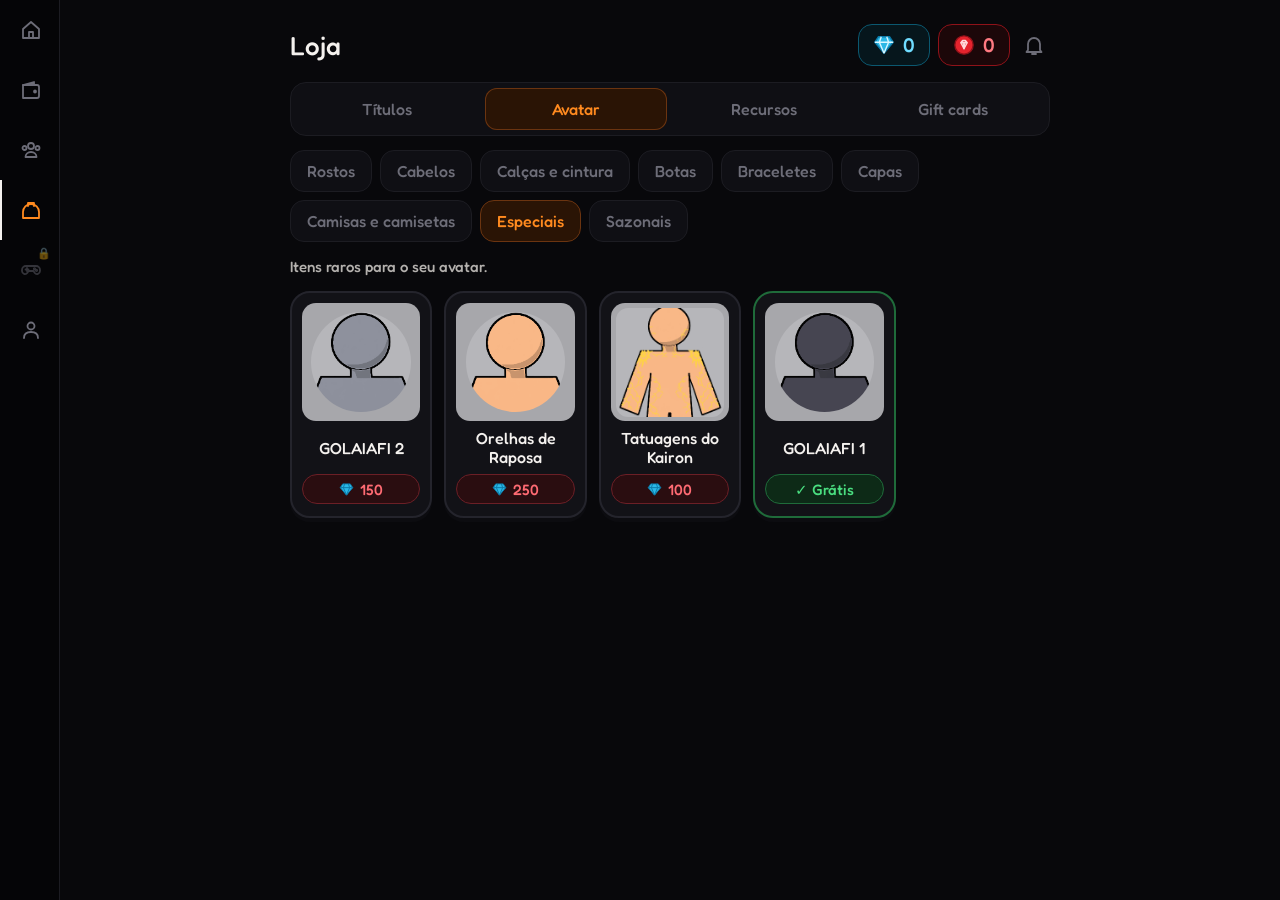
<file: loja.html>
<!DOCTYPE html>
<html lang="pt-BR">
<head>
<meta charset="utf-8">
<meta name="viewport" content="width=device-width, initial-scale=1, viewport-fit=cover">
<title>Loja</title>
<link href="https://fonts.googleapis.com/css2?family=Fredoka:wght@500&display=swap" rel="stylesheet">
<link rel="stylesheet" href="estilo.css">
<style>
@supports (height:100dvh){html,body{height:100dvh}}
nav a:focus-visible,.ttl:focus-visible{outline:2px solid var(--text);outline-offset:3px}
.wrap{max-width:760px}
.top{display:flex;justify-content:space-between;align-items:center;gap:12px;margin-bottom:16px}
.gr{display:flex;align-items:center;gap:8px}
h1{font-size:26px;font-weight:700}
.gold{display:flex;align-items:center;gap:8px;background:#06161c;border:1px solid #0b5870;border-radius:14px;padding:8px 14px;color:#6fdcff;font-size:20px}
.gold svg{width:22px;height:22px;fill:#2bb8e6;stroke:#0b7aa8;stroke-width:1.5;stroke-linejoin:round}
.gold svg .in{fill:none;stroke:#d8f6ff;stroke-width:1.5}
/* rubis: moeda vermelha, só na loja (gift cards) */
.gold.rub{background:#1c0709;border-color:#8f1219;color:#ff7a82}
.gold.rub svg{fill:#e5232d;stroke:#8f1219}
.gold.rub svg .in{fill:none;stroke:#ffd9db}
.pr.rub{color:#ff7a82;background:#1c0709;border-color:#8f1219}
.pr.rub svg{fill:#e5232d;stroke:#8f1219}
.pr.rub svg .in{fill:none;stroke:#ffd9db}
.item.poor .pr.rub{opacity:.6}
.secs{display:grid;grid-template-columns:repeat(4,1fr);gap:6px;background:#0f0f14;border:1px solid var(--line);border-radius:16px;padding:5px;margin-bottom:14px}
.sec{font:inherit;font-size:16px;color:var(--mute);background:transparent;border:0;border-radius:12px;padding:11px 6px;cursor:pointer}
.sec:hover{color:var(--text)}
.sec[aria-selected="true"]{background:#2a1405;color:var(--o2);box-shadow:inset 0 0 0 1px #6b3410}
.pv.tt{background:#06161c;font-size:44px}
.pv.gd{background:#06161c;display:grid;gap:2px;align-content:center;justify-items:center}
.pv.gd svg{width:44%;height:auto;fill:#2bb8e6;stroke:#0b7aa8;stroke-width:1.5;stroke-linejoin:round}
.pv.gd .in{fill:none;stroke:#d8f6ff}
.pv.gc{background:linear-gradient(135deg,var(--o2),var(--o3));display:grid;gap:4px;align-content:center;justify-items:center;color:#fff}
.pv.gc small{font-size:12px;letter-spacing:.14em;text-transform:uppercase;opacity:.85}
.pv.gc b{font-size:36px;line-height:1}
.pv.gc span{font-size:22px;line-height:1}
.rl[hidden]{display:none!important}
.rl{margin-top:24px}
.rl h2{font-size:18px;margin-bottom:10px}
.ri{display:flex;justify-content:space-between;align-items:center;gap:10px;background:#121217;border:1px solid #24242c;border-radius:14px;padding:12px 14px;margin-bottom:8px;font-size:16px}
.ri small{display:block;color:var(--mute);font-size:13px;margin-top:2px}
.st{color:var(--o2);background:#2a1405;border:1px solid #6b3410;border-radius:10px;padding:3px 10px;font-size:13px;white-space:nowrap}
.item.off{cursor:not-allowed;opacity:.6}
.item.off .pr{color:var(--mute);background:#14141a;border-color:#24242c}
.tabs[hidden]{display:none!important}
.tabs{display:flex;flex-wrap:wrap;gap:8px;margin:0 0 14px}
.tab{font:inherit;font-size:16px;color:var(--mute);background:#0f0f14;border:1px solid var(--line);border-radius:14px;padding:10px 16px;cursor:pointer;white-space:nowrap;flex:0 0 auto}
.tab:hover{color:var(--text)}
.tab[aria-selected="true"]{background:#2a1405;color:var(--o2);border-color:#6b3410}
.codes[hidden]{display:none!important}
.codes{background:#121217;border:1px solid #24242c;border-radius:20px;padding:16px;max-width:460px}
.codes label{display:block;font-size:16px;margin-bottom:8px}
.crow{display:flex;gap:10px}
.crow input{flex:1;min-width:0;font:inherit;font-size:16px;color:var(--text);background:#0f0f14;border:2px solid #24242c;border-radius:14px;padding:12px 14px;text-transform:uppercase;letter-spacing:.06em}
.crow input:focus-visible{outline:2px solid var(--text);outline-offset:2px;border-color:#6b3410}
.crow .btn{white-space:nowrap}
.cmsg{min-height:20px;margin-top:12px;font-size:15px;line-height:1.4}
.cmsg.ok{color:#4ade80}
.cmsg.err{color:#ff6b73}
.sub{color:#b4b1ae;font-size:15px;line-height:1.4;margin-bottom:14px}
.grid{display:grid;grid-template-columns:repeat(auto-fill,minmax(128px,1fr));gap:12px}
.item{font:inherit;color:var(--text);text-align:center;background:#121217;border:2px solid #24242c;border-radius:20px;padding:10px 10px 12px;display:flex;flex-direction:column;align-items:center;gap:8px;cursor:pointer;box-shadow:0 4px 0 #0c0c10;min-width:0}
.item:hover{border-color:#3a3a45}
.pv{width:100%;aspect-ratio:1;border-radius:14px;background:#a7a7ab;display:grid;place-items:center;overflow:hidden}
.pv img{width:84%;height:84%;border-radius:50%;display:block}
.pv.sq img{width:92%;height:92%;border-radius:12px}
.nm{font-size:16px;line-height:1.15;overflow-wrap:anywhere;flex:1;min-height:2.3em;display:flex;align-items:center;justify-content:center}
.tp{font-size:13px;color:var(--mute);line-height:1;margin-top:-4px}
.pr{width:100%;box-sizing:border-box;min-height:30px;white-space:nowrap;font-size:15px;color:#6fdcff;background:#06161c;border:1px solid #0b5870;border-radius:999px;padding:4px 10px;display:inline-flex;align-items:center;justify-content:center;gap:6px;margin-top:auto}
.pr svg{width:15px;height:15px;fill:#2bb8e6;stroke:#0b7aa8;stroke-width:1.5;stroke-linejoin:round}
.item.own{border-color:#1f6b3a}
.item.own .pr{color:#4ade80;background:#0d2a17;border-color:#1f6b3a}
.item.poor .pr{color:#ff6b73;background:#2a0d10;border-color:#6b1f26}
.ph{aspect-ratio:.85;border:2px dashed #2a2a33;border-radius:20px;background:#0f0f14;display:grid;place-items:center;color:#3a3a45;font-size:30px}
.empty{margin-top:16px;text-align:center;color:var(--mute);font-size:15px;line-height:1.4}
.empty b{display:block;color:var(--o2);font-size:20px;margin-bottom:2px}
a:focus-visible,button:focus-visible{outline:2px solid var(--text);outline-offset:3px}
.btn{text-decoration:none;text-align:center;display:block}
dialog{margin:auto;width:calc(100% - 32px);max-width:380px;background:#121217;color:var(--text);border:1px solid #2a2a33;border-radius:22px;padding:22px;font-family:inherit}
dialog h2{font-size:22px;margin-bottom:10px}
dialog p{color:#b4b1ae;font-size:16px;line-height:1.4;margin-bottom:16px}
.dbtns{display:flex;gap:10px}
.dbtns>*{flex:1}
@media(max-width:640px){
  .toast{bottom:calc(76px + env(safe-area-inset-bottom,0px))}
  .grid{grid-template-columns:repeat(3,minmax(0,1fr));gap:10px}
  .item{min-width:0;padding:8px 6px 10px}
  .pr{font-size:13px;padding:4px 6px;gap:4px;min-height:28px}
  .top{flex-wrap:wrap}
  .gold{padding:6px 10px;font-size:17px;gap:6px}
  .pv.gd b{font-size:20px!important}
  .pv.gc b{font-size:26px}
  .sec{font-size:13px;padding:10px 2px}
  .nm{font-size:14px}
  .tabs{display:grid;grid-template-columns:repeat(3,1fr);gap:6px;margin-bottom:12px}
  .tab{padding:6px 2px;font-size:13px;border-radius:10px;text-align:center}
}
</style>
</head>
<body>
<nav aria-label="Navegação principal">
  <a href="index.html" aria-label="Trilha"><svg viewBox="0 0 24 24"><path d="M4 11l8-7 8 7v9H4z"/><path d="M10 20v-6h4v6"/></svg></a>
  <a href="orcamento.html" aria-label="Seu Orçamento"><svg viewBox="0 0 24 24"><path d="M4 7h14a2 2 0 012 2v9a2 2 0 01-2 2H4z"/><path d="M4 7l11-3v3"/><circle cx="16" cy="13.5" r="1"/></svg></a>
  <a href="comunidade.html" aria-label="Comunidade"><svg viewBox="0 0 24 24"><circle cx="12" cy="8" r="3"/><circle cx="5.5" cy="10" r="2"/><circle cx="18.5" cy="10" r="2"/><path d="M6.5 19c0-3 2.5-5 5.5-5s5.5 2 5.5 5z"/></svg></a>
  <a href="loja.html" class="on" aria-current="page" aria-label="Loja"><svg viewBox="0 0 24 24"><path d="M4 20v-6a8 8 0 0116 0v6z"/><path d="M9 8V5h6v3"/></svg></a>
  <a href="sua-cidade.html" aria-label="Sua Cidade"><svg viewBox="0 0 24 24"><path d="M7 8h10a4 4 0 014 4v1a3 3 0 01-5.4 1.8L14.5 13h-5l-1.1 1.8A3 3 0 013 13v-1a4 4 0 014-4z"/><path d="M8 10v3M6.5 11.5h3"/><circle cx="15.5" cy="10.8" r=".7"/><circle cx="17.5" cy="12.3" r=".7"/></svg></a>
  <a href="perfil.html" aria-label="Perfil"><svg viewBox="0 0 24 24"><circle cx="12" cy="8" r="3.5"/><path d="M5 20c0-4 3-6 7-6s7 2 7 6"/></svg></a>
</nav>

<main>
  <div class="wrap">
    <div class="top"><h1>Loja</h1><div class="gr"><div class="gold" title="Seus diamantes"><svg viewBox="0 0 24 24" aria-hidden="true"><path d="M6 3h12l4 6-10 12L2 9z"/><path class="in" d="M2 9h20M9 3l-2 6 5 12M15 3l2 6-5 12"/></svg><b id="gN">0</b><span class="sr" style="position:absolute;width:1px;height:1px;overflow:hidden">diamantes</span></div><div class="gold rub" title="Seus rubis"><svg viewBox="0 0 24 24" aria-hidden="true"><circle cx="12" cy="12" r="10"/><path class="in" d="M8.5 9.5L10.5 7h3l2 2.5-3.5 6.5z"/><path class="in" d="M8.5 9.5h7M12 7v0M10.5 7l1.5 9 1.5-9"/></svg><b id="rN">0</b><span class="sr" style="position:absolute;width:1px;height:1px;overflow:hidden">rubis</span></div><a class="bell" href="avisos.html" aria-label="Avisos" title="Avisos"><svg viewBox="0 0 24 24" aria-hidden="true"><path d="M6 17V11a6 6 0 0112 0v6l1.5 2h-15z"/><path d="M10 21h4"/></svg></a></div></div>
    <div class="secs" id="secs" role="tablist" aria-label="Seções da loja"></div>
    <div class="tabs" id="tabs" role="tablist" aria-label="Categorias da loja"></div>
    <p class="sub" id="sub"></p>
    <div class="grid" id="grid" role="tabpanel"></div>
    <div class="rl" id="resg" hidden></div>
    <div class="codes" id="codes" hidden>
      <label for="cIn">Digite seu código</label>
      <div class="crow"><input id="cIn" type="text" autocomplete="off" autocapitalize="characters" spellcheck="false" maxlength="32" placeholder="CÓDIGO"><button class="btn" type="button" id="cGo">Resgatar</button></div>
      <div class="cmsg" id="cMsg" role="status"></div>
    </div>
    <div class="empty" id="empty" hidden><b>Em breve</b>Novos itens chegam em breve. Vá juntando diamantes nas missões!</div>
  </div>
  <div class="toast" id="toast" role="status"></div>
</main>

<dialog id="dBuy" aria-labelledby="bTitle">
  <h2 id="bTitle"></h2>
  <p id="bTxt"></p>
  <div class="dbtns"><button class="btn alt" type="button" id="bNo">Cancelar</button><button class="btn" type="button" id="bYes">Comprar</button></div>
</dialog>
<dialog id="dOk" aria-labelledby="oTitle">
  <h2 id="oTitle">Comprado! 🎉</h2>
  <p id="oTxt"></p>
  <div class="dbtns"><button class="btn alt" type="button" id="oClose">Fechar</button><button class="btn" type="button" id="oGo">Usar no avatar</button></div>
</dialog>

<script src="avatar.js"></script>
<script src="loja.js"></script>
<script src="progresso.js"></script>
<script>if(!window.Avatar||!window.Loja)document.write('<p style="padding:24px;color:#ff6b73;font-family:sans-serif">Faltam arquivos: coloque avatar.js e loja.js na mesma pasta de loja.html.</p>')</script>
<script>
const $=id=>document.getElementById(id);
const fmt=n=>Number(n).toLocaleString('pt-BR');
const RUBI='<svg viewBox="0 0 24 24" aria-hidden="true"><circle cx="12" cy="12" r="10"/><path class="in" d="M8.5 9.5L10.5 7h3l2 2.5-3.5 6.5z"/><path class="in" d="M8.5 9.5h7M12 7v0M10.5 7l1.5 9 1.5-9"/></svg>';
const COIN='<svg viewBox="0 0 24 24" aria-hidden="true"><path d="M6 3h12l4 6-10 12L2 9z"/><path d="M2 9h20M9 3l-2 6 5 12M15 3l2 6-5 12"/></svg>';
const SUB={especiais:'Itens raros para o seu avatar.',rostos:'Olhos, bocas e maquiagem para o seu avatar.',cabelos:'Cabelos para o seu avatar.',calcas:'Calças e peças de cintura (cintos e saias, que se usam junto com as calças).',botas:'Botas para o seu avatar.',braceletes:'Braceletes para o seu avatar.',capas:'Capas para vestir por cima de tudo.',camisas:'Camisas e camisetas (as camisetas se vestem por cima das camisas).',sazonais:'Itens por tempo limitado.'};
const SECS=[['titulos','Títulos'],['avatar','Avatar'],['recursos','Recursos'],['giftcards','Gift cards']];
const RSUBS=[['diamantes','Diamantes'],['codigos','Códigos']];
let sec='avatar',cat='especiais',rsub='diamantes';
{const hs=(location.hash||'').slice(1);
 if(hs==='titulos'||hs==='recursos'||hs==='giftcards')sec=hs;else if(hs==='codigos'){sec='recursos';rsub='codigos'}else if(Loja.CATS.some(c=>c[0]===hs)){sec='avatar';cat=hs}}
let tt;function toast(m){const e=$('toast');e.textContent=m;e.classList.add('show');clearTimeout(tt);tt=setTimeout(()=>e.classList.remove('show'),2400)}
function gold(){$('gN').textContent=fmt(Loja.diamantes());$('rN').textContent=fmt(Loja.rubis())}
function go(id){history.replaceState(null,'','#'+id)}
function secs(){
  const t=$('secs');t.innerHTML='';
  SECS.forEach(([id,nome])=>{
    const b=document.createElement('button');b.type='button';b.className='sec';b.id='s-'+id;b.setAttribute('role','tab');
    b.setAttribute('aria-selected',id===sec?'true':'false');b.textContent=nome;
    b.onclick=()=>{sec=id;go(id==='avatar'?cat:id==='recursos'&&rsub==='codigos'?'codigos':id);render()};t.appendChild(b);
  });
}
function tabs(){
  const t=$('tabs');t.innerHTML='';t.hidden=sec==='titulos'||sec==='giftcards';
  const list=sec==='recursos'?RSUBS:Loja.CATS,cur=sec==='recursos'?rsub:cat;
  list.forEach(([id,nome])=>{
    const b=document.createElement('button');b.type='button';b.className='tab';b.id='t-'+id;b.setAttribute('role','tab');
    b.setAttribute('aria-selected',id===cur?'true':'false');b.textContent=nome;
    b.onclick=()=>{if(sec==='recursos'){rsub=id;go(id==='diamantes'?'recursos':id)}else{cat=id;go(id)}tabs();grid()};t.appendChild(b);
  });
}
function render(){secs();tabs();$('grid').setAttribute('aria-labelledby','s-'+sec);grid()}
// pré-visualização: rosto do avatar do jogador com a cor do item
function preview(it){
  const a=Avatar.saved()||{body:'corpo1',skin:1},key=it.piece||it.hair;
  return key?Avatar.previewURL(a,key):Avatar.faceURL({body:a.body,skin:it.skin});
}
// peças que não são do rosto (camisa, calça, botas, tatuagem) aparecem num quadrado, não num círculo
const quadrado=it=>{const c=Avatar.CLOTHES[it.piece||it.hair];return !!c&&!Avatar.FACE_SLOTS.includes(c.slot)};
// onde o item é escolhido no avatar (aba) e como aparece nas mensagens
// kind -> [aba do avatar, nome mostrado nas mensagens, sub-aba (opcional)]
const ONDE={pele:['pele','pele'],cabelo:['cabelo','cabelo'],camisa:['camisa','camisa'],camiseta:['camiseta','camiseta'],cintura:['cintura','cintura'],bracelete:['bracelete','bracelete'],capa:['capa','capa'],calca:['calca','calça'],bota:['bota','bota'],
  olhos:['rosto','rosto › olhos','olhos'],boca:['rosto','rosto › boca','boca'],maquiagem:['rosto','rosto › maquiagem','maquiagem'],tatuagem:['pele','pele › tatuagens','tatuagens'],
  acessorio:['acessorio','acessórios de cabeça']};
// etiqueta mostrada embaixo do nome nas categorias que juntam dois tipos de peça
const TIPO={camisa:'Camisa',camiseta:'Camiseta',calca:'Calça',cintura:'Cintura'};
const onde=it=>ONDE[it.kind]||ONDE.pele;
function card(pv,name,priceEl,cls,fn,label){
  const b=document.createElement('button');b.type='button';b.className='item '+(cls||'');b.setAttribute('aria-label',label||name);
  const nm=document.createElement('div');nm.className='nm';nm.textContent=name;
  b.append(pv,nm,priceEl);b.onclick=fn;return b;
}
function priceEl(it,own,rub){
  const pr=document.createElement('div');pr.className='pr'+(rub?' rub':'');
  if(own)pr.textContent=it.price===0?'✓ Grátis':'✓ Comprado';else{pr.innerHTML=rub?RUBI:COIN;pr.append(' '+fmt(it.price))}
  return pr;
}
function grid(){
  const g=$('grid');g.innerHTML='';$('empty').hidden=true;$('resg').hidden=true;g.hidden=sec==='recursos'&&rsub==='codigos';$('codes').hidden=!g.hidden;
  if(sec==='avatar'){
    $('sub').textContent=SUB[cat]||'';
    const items=Loja.CATALOG.filter(i=>i.cat===cat).sort((x,y)=>Loja.owned(x.id)-Loja.owned(y.id));
    items.forEach(it=>{
      const own=Loja.owned(it.id),poor=!own&&Loja.diamantes()<it.price;
      const pv=document.createElement('div');pv.className='pv'+(quadrado(it)?' sq':'');const im=document.createElement('img');im.alt='';im.src=preview(it);pv.appendChild(im);
      const tp=TIPO[it.kind],c=card(pv,it.name,priceEl(it,own),(own?'own':'')+(poor?' poor':''),()=>pick(it),(tp?tp+': ':'')+it.name+(own?(it.price===0?', grátis':', já comprado'):', '+it.price+' diamantes'));
      if(tp){const t=document.createElement('div');t.className='tp';t.textContent=tp;c.insertBefore(t,c.lastChild)}
      g.appendChild(c);
    });
    // categorias ainda sem itens: quadrados vazios, como na maquete
    if(!items.length)for(let i=0;i<6;i++){const p=document.createElement('div');p.className='ph';p.setAttribute('aria-hidden','true');p.textContent='?';g.appendChild(p)}
    $('empty').hidden=items.length>0;
  }else if(sec==='titulos'){
    $('sub').textContent='Títulos aparecem embaixo do seu nível. Troque o que está em uso no Perfil.';
    const ex=Loja.extraTitleId();
    [...Loja.TITLES_SHOP].sort((x,y)=>Loja.titleOwned(x.id)-Loja.titleOwned(y.id)).forEach(t=>{
      const own=Loja.titleOwned(t.id);
      const pv=document.createElement('div');pv.className='pv tt';pv.textContent='🎖️';
      const poor=!own&&Loja.diamantes()<t.price;
      g.appendChild(card(pv,t.name,priceEl(t,own),(own?'own':'')+(poor?' poor':''),()=>pickTitle(t),t.name+(own?(t.price===0?', grátis':', já comprado'):', '+t.price+' diamantes')+(ex===t.id?', em uso':'')));
    });
  }else if(sec==='giftcards'){
    $('sub').textContent='Troque seus rubis por gift cards genéricos. O pedido passa por análise antes de o código ser enviado.';
    GIFTS.forEach(gf=>{
      const poor=Loja.rubis()<gf.price;
      const pv=document.createElement('div');pv.className='pv gc';
      pv.innerHTML='<small>Gift card</small><span>R$</span><b>'+gf.valor+'</b>';
      g.appendChild(card(pv,'R$ '+gf.valor,priceEl(gf,false,true),poor?'poor':'',()=>pickGift(gf),'Gift card de R$ '+gf.valor+', '+gf.price+' rubis'));
    });
    renderResg();
  }else if(rsub==='codigos'){
    $('sub').textContent='Digite um código para ganhar um prêmio. Cada código só pode ser usado uma vez.';
  }else{
    $('sub').textContent='Compre diamantes para gastar na loja. A compra ainda não está disponível.';
    Loja.PACKS.forEach(n=>{
      const pv=document.createElement('div');pv.className='pv gd';
      pv.innerHTML='<svg viewBox="0 0 24 24" aria-hidden="true"><path d="M6 3h12l4 6-10 12L2 9z"/><path class="in" d="M2 9h20M9 3l-2 6 5 12M15 3l2 6-5 12"/></svg>';
      const v=document.createElement('b');v.style.cssText='font-size:26px;color:#6fdcff';v.textContent=fmt(n);pv.appendChild(v);
      const pr=document.createElement('div');pr.className='pr';pr.textContent='Em breve';
      const c=card(pv,'Diamantes',pr,'off',()=>toast('A compra de diamantes ainda não está disponível.'),fmt(n)+' diamantes, indisponível');
      c.setAttribute('aria-disabled','true');g.appendChild(c);
    });
  }
}
let cur=null,mode='avatar';
function openOk(title,txt,btn){$('oTitle').textContent=title;$('oTxt').textContent=txt;$('oGo').textContent=btn;$('dOk').showModal()}
function pick(it){
  mode='avatar';cur=it;$('bYes').textContent='Comprar';
  if(Loja.owned(it.id)){mode='avatar';openOk(it.price===0?it.name+' é grátis! 🎁':'Você já tem!',it.name+' já está liberado. Escolha em Avatar › '+onde(it)[1]+'.','Usar no avatar');return}
  if(Loja.diamantes()<it.price){toast('Faltam '+fmt(it.price-Loja.diamantes())+' diamantes. Complete missões para ganhar mais!');return}
  $('bTitle').textContent='Comprar '+it.name+'?';
  $('bTxt').textContent=it.desc+' por '+fmt(it.price)+' diamantes. Você ficará com '+fmt(Loja.diamantes()-it.price)+'.';
  $('dBuy').showModal();
}
function pickTitle(t){
  mode='titulo';cur=t;$('bYes').textContent='Comprar';
  if(!Loja.titleOwned(t.id)){
    if(Loja.diamantes()<t.price){toast('Faltam '+fmt(t.price-Loja.diamantes())+' diamantes. Complete missões para ganhar mais!');return}
    $('bTitle').textContent='Comprar o título "'+t.name+'"?';
    $('bTxt').textContent=t.desc+' por '+fmt(t.price)+' diamantes. Você ficará com '+fmt(Loja.diamantes()-t.price)+'.';
    $('dBuy').showModal();return;
  }
  openOk(t.price===0?t.name+' é grátis! 🎁':'Você já tem!','O título "'+t.name+'" está liberado. Quer usar agora?',Loja.extraTitleId()===t.id?'Em uso ✓':'Usar título');
}
// ---- gift cards: não há servidor, então o pedido fica salvo no navegador com status "em análise"
const GIFTS=[{id:'gift5',valor:5,price:8000},{id:'gift10',valor:10,price:15000}];
const RK='trilha-resgates';
const readR=()=>{try{const v=JSON.parse(localStorage.getItem(RK));return Array.isArray(v)?v:[]}catch(e){return[]}};
const writeR=v=>{try{localStorage.setItem(RK,JSON.stringify(v));return true}catch(e){return false}};
function renderResg(){
  const box=$('resg'),list=readR();box.innerHTML='';box.hidden=!list.length;
  if(!list.length)return;
  const h=document.createElement('h2');h.textContent='Meus resgates';box.appendChild(h);
  list.forEach(r=>{
    const d=document.createElement('div');d.className='ri';
    const l=document.createElement('div');l.textContent='Gift card de R$ '+r.valor;
    const sm=document.createElement('small');sm.textContent=fmt(r.preco)+' '+(r.moeda||'diamantes')+' · '+new Date(r.data).toLocaleDateString('pt-BR');l.appendChild(sm);
    const st=document.createElement('span');st.className='st';st.textContent='Em análise';
    d.append(l,st);box.appendChild(d);
  });
}
function pickGift(gf){
  mode='gift';cur=gf;$('bYes').textContent='Resgatar';
  if(Loja.rubis()<gf.price){toast('Faltam '+fmt(gf.price-Loja.rubis())+' rubis para este gift card.');return}
  $('bTitle').textContent='Resgatar gift card de R$ '+gf.valor+'?';
  $('bTxt').textContent='Custa '+fmt(gf.price)+' rubis. Você ficará com '+fmt(Loja.rubis()-gf.price)+'. O pedido fica em análise e o código será enviado depois.';
  $('dBuy').showModal();
}
function doGift(){
  const before=Loja.rubis();
  if(before<cur.price){toast('Rubis insuficientes.');gold();grid();return}
  try{Loja.addRubis(-cur.price)}catch(e){}
  if(Loja.rubis()!==before-cur.price){toast('Não foi possível descontar os rubis. Nada foi cobrado.');gold();grid();return}
  const list=readR();list.unshift({id:cur.id,valor:cur.valor,preco:cur.price,moeda:'rubis',data:new Date().toISOString(),status:'analise'});
  if(!writeR(list)){try{Loja.addRubis(cur.price)}catch(e){}toast('Não foi possível salvar neste navegador. Nada foi cobrado.');gold();grid();return}
  gold();grid();
  openOk('Resgate pedido! 🎁','Seu gift card de R$ '+cur.valor+' está em análise. Você pode acompanhar em Meus resgates.','Ver resgates');
}
function redeem(){
  const m=$('cMsg'),r=Loja.redeem($('cIn').value);
  m.className='cmsg '+(r.ok?'ok':'err');
  m.textContent=r.ok?'🎉 '+r.msg:r.reason==='empty'?'Digite um código.':r.reason==='used'?'Este código já foi usado.':r.reason==='save'?'Não foi possível salvar neste navegador.':'Código inválido.';
  if(r.ok){$('cIn').value='';gold()}
}
$('cGo').onclick=redeem;
$('cIn').addEventListener('keydown',e=>{if(e.key==='Enter')redeem()});
$('bNo').onclick=()=>$('dBuy').close();
$('bYes').onclick=()=>{
  $('dBuy').close();
  if(mode==='gift'){doGift();return}
  const r=Loja.buy(cur.id);
  if(!r.ok){toast(r.reason==='diamantes'?'Diamantes insuficientes.':r.reason==='save'?'Não foi possível salvar neste navegador.':'Não foi possível comprar.');gold();grid();return}
  gold();grid();
  if(mode==='titulo'){openOk('Comprado! 🎉','O título "'+cur.name+'" agora é seu. Quer usar agora?','Usar título');return}
  openOk('Comprado! 🎉',cur.name+' agora é seu. Escolha em Avatar › '+onde(cur)[1]+'.','Usar no avatar');
};
$('oClose').onclick=()=>$('dOk').close();
$('oGo').onclick=()=>{
  if(mode==='gift'){$('dOk').close();$('resg').scrollIntoView({block:'start'});return}
  if(mode==='titulo'){Loja.setExtraTitle(cur.id);$('dOk').close();grid();toast('Título em uso: '+cur.name)}
  else location.href='avatar.html?aba='+onde(cur)[0]+(onde(cur)[2]?'&sub='+onde(cur)[2]:'');
};
['dBuy','dOk'].forEach(i=>$(i).addEventListener('click',e=>{if(e.target===$(i))$(i).close()}));
window.addEventListener('pageshow',()=>{gold();grid()});
Avatar.ready(()=>{gold();render()});
</script>
</body>
</html>
</file>
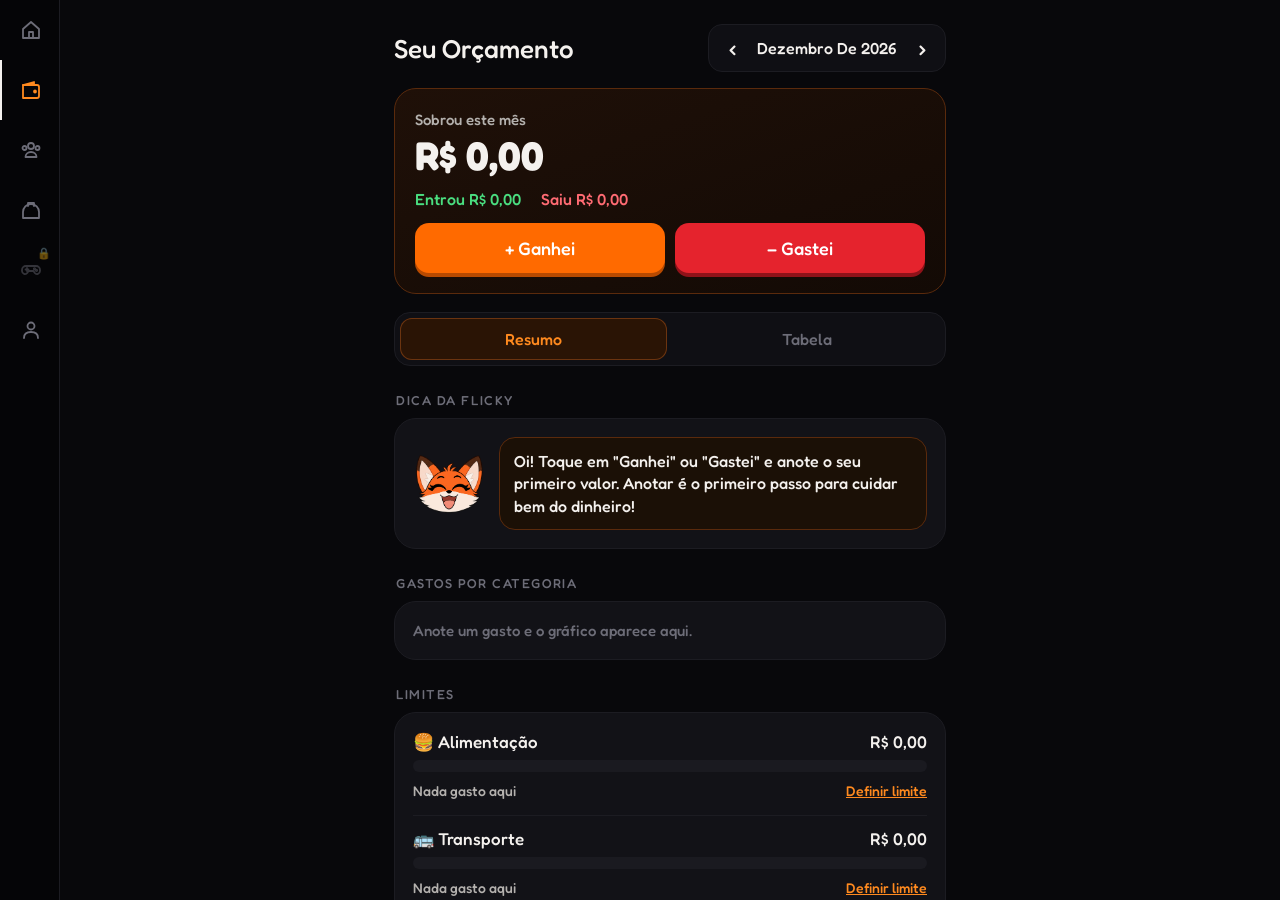
<file: orcamento.html>
<!DOCTYPE html>
<html lang="pt-BR">
<head>
<meta charset="utf-8">
<meta name="viewport" content="width=device-width, initial-scale=1, viewport-fit=cover">
<title>Seu Orçamento</title>
<link href="https://fonts.googleapis.com/css2?family=Fredoka:wght@500&display=swap" rel="stylesheet">
<link rel="stylesheet" href="estilo.css">
<style>
[hidden]{display:none!important}
a:focus-visible,button:focus-visible,input:focus-visible{outline:2px solid var(--text);outline-offset:3px}
h1{font-size:26px;font-weight:700}
.top{display:flex;justify-content:space-between;align-items:center;gap:12px;flex-wrap:wrap;margin-bottom:16px}
.mes{display:flex;align-items:center;gap:6px;background:#0f0f14;border:1px solid var(--line);border-radius:14px;padding:4px}
.mes button{font:inherit;font-size:20px;color:var(--text);background:transparent;border:0;border-radius:10px;width:38px;height:38px;cursor:pointer}
.mes button:hover{background:#1a1a20}
.mes b{min-width:130px;text-align:center;font-size:16px;text-transform:capitalize}
.sec{font-size:13px;letter-spacing:.12em;text-transform:uppercase;color:var(--mute);margin:26px 2px 10px}
.card{background:#121217;border:1px solid var(--line);border-radius:22px;padding:18px}
.sub{color:#b4b1ae;font-size:15px;line-height:1.4}
.none{color:var(--mute);font-size:15px;line-height:1.4}
/* saldo */
.hero{background:linear-gradient(160deg,#1f1008,#130a05);border:1px solid #5a2a0c;border-radius:22px;padding:20px}
.hero small{font-size:15px;color:#b4b1ae}
.hero .big{font-size:40px;line-height:1.1;font-weight:700!important;margin:4px 0 12px;overflow-wrap:anywhere}
.hero .big.neg{color:#ff6b73}
.hero .io{display:flex;gap:20px;flex-wrap:wrap;font-size:16px}
.io .in{color:#4ade80}.io .out{color:#ff6b73}
.acts{display:grid;grid-template-columns:1fr 1fr;gap:10px;margin-top:14px}
.acts .btn{font-size:18px;padding:14px}
.btn.out{background:#e5232d;box-shadow:0 4px 0 #8f1219}
.btn.out:active{box-shadow:0 1px 0 #8f1219}
/* dica */
.fl{display:flex;gap:14px;align-items:center}
.fl img{width:72px;height:72px;flex:none}
.bub{flex:1;background:#1b1006;border:1px solid #5a2a0c;border-radius:16px;padding:12px 14px;font-size:16px;line-height:1.4}
.bub.bad{background:#2a0d10;border-color:#6b1f26}.bub.good{background:#0d2a17;border-color:#1f6b3a}
/* gastos por categoria */
.cat{padding:12px 0;border-top:1px solid var(--line)}
.cat:first-child{border-top:0;padding-top:0}
.cat .l1{display:flex;justify-content:space-between;gap:10px;align-items:baseline;font-size:17px}
.cat .l1 span:last-child{white-space:nowrap}
.cat .l1 small{color:#b4b1ae;font-size:14px}
.bar{height:12px;background:#1a1a20;border-radius:8px;overflow:hidden;margin:8px 0 6px}
.bar i{display:block;height:100%;width:0;min-width:0;border-radius:8px;transition:width .3s}
.cat .l2{display:flex;justify-content:space-between;align-items:center;gap:10px;font-size:14px;color:#b4b1ae}
.cat .l2.over{color:#ff6b73}
.lk{font:inherit;font-size:14px;color:var(--o2);background:transparent;border:0;padding:4px 0;cursor:pointer;text-decoration:underline}
/* lista */
.tl{display:grid;gap:8px}
.t{display:grid;grid-template-columns:auto 1fr auto auto;gap:10px;align-items:center;background:#14141a;border:1px solid #24242c;border-radius:16px;padding:10px 12px}
.t .e{font-size:24px;line-height:1}
.t .nm{min-width:0}.t .nm b{display:block;font-size:16px;overflow-wrap:anywhere}
.t .nm small{font-size:13px;color:var(--mute)}
.t .v{font-size:16px;white-space:nowrap}.t .v.r{color:#4ade80}.t .v.d{color:#ff6b73}
.x{font:inherit;font-size:16px;color:var(--mute);background:transparent;border:0;border-radius:10px;width:34px;height:34px;cursor:pointer}
.x:hover{color:#ff6b73;background:#2a0d10}
/* metas */
.goal{background:#14141a;border:1px solid #24242c;border-radius:16px;padding:14px;margin-bottom:10px}
.goal .gt{display:flex;justify-content:space-between;align-items:center;gap:8px}
.goal .gt b{font-size:17px;overflow-wrap:anywhere}
.goal .bar i{background:var(--o1)}.goal.ok .bar i{background:#4ade80}
.goal .gx{display:flex;justify-content:space-between;align-items:center;gap:10px;font-size:14px;color:#b4b1ae}
.goal .btn{padding:8px 14px;font-size:15px}
.more{width:100%;margin-top:12px}
/* janelas */
dialog{margin:auto;width:calc(100% - 32px);max-width:400px;background:#121217;color:var(--text);border:1px solid #2a2a33;border-radius:22px;padding:22px;font-family:inherit}
dialog h2{font-size:22px;margin-bottom:14px}
.fld{display:grid;gap:6px;margin-bottom:14px}
.fld label{font-size:14px;color:#b4b1ae}
.fld input{font:inherit;font-size:17px;color:var(--text);background:#0d0d11;border:2px solid #24242c;border-radius:14px;padding:11px 12px;width:100%;color-scheme:dark}
.fld input:focus{border-color:var(--o1);outline:none}
.fld input.val{font-size:30px;font-weight:700}
.chips{display:grid;grid-template-columns:repeat(auto-fit,minmax(82px,1fr));gap:8px}
.chips button{font:inherit;font-size:14px;color:var(--text);background:#14141a;border:2px solid #24242c;border-radius:14px;padding:10px 4px;cursor:pointer;display:grid;gap:2px;justify-items:center}
.chips button span{font-size:24px;line-height:1}
.chips button[aria-pressed="true"]{border-color:var(--o1);background:#2a1405}
.err{min-height:20px;font-size:14px;color:#ff6b73;margin-bottom:6px}
.dbtns{display:flex;gap:10px}.dbtns .btn{flex:1}
/* abas */
.tabs{display:flex;gap:6px;background:#0f0f14;border:1px solid var(--line);border-radius:16px;padding:5px;margin:18px 0 0}
.tab{flex:1;font:inherit;font-size:16px;color:var(--mute);background:transparent;border:0;border-radius:12px;padding:11px 6px;cursor:pointer}
.tab:hover{color:var(--text)}
.tab[aria-selected="true"]{background:#2a1405;color:var(--o2);box-shadow:inset 0 0 0 1px #6b3410}
/* gráfico de colunas */
.cols{display:grid;grid-template-columns:repeat(4,1fr);gap:18px 8px;align-items:end}
.col{display:grid;gap:4px;justify-items:center;text-align:center;min-width:0}
.col small{font-size:11px;color:#b4b1ae;overflow-wrap:anywhere;line-height:1.2}
.col .em{font-size:22px;line-height:1}
.area{position:relative;width:100%;height:120px;display:flex;align-items:flex-end;justify-content:center;border-bottom:1px solid #2a2a33}
.area i{width:70%;max-width:46px;min-height:2px;border-radius:8px 8px 0 0}
.area u{position:absolute;left:0;right:0;border-top:2px dashed #fff;opacity:.7}
.note{font-size:13px;color:var(--mute);margin-top:12px}
/* tabelas escritas */
.tw{overflow-x:auto}
table{width:100%;border-collapse:collapse;font-size:15px;min-width:520px}
caption{text-align:left;color:#b4b1ae;font-size:15px;padding-bottom:10px}
th,td{text-align:left;padding:10px 8px;border-bottom:1px solid var(--line);vertical-align:middle}
th{font-size:13px;color:var(--mute)}
th.n,td.n{text-align:right;white-space:nowrap}
td.in{color:#4ade80}td.out{color:#ff6b73}
tfoot td,tr.tot td{border-top:2px solid #2a2a33;border-bottom:0;font-size:16px}
td .x{width:30px;height:30px}
tr.gh th{background:#14141a;font-size:15px;color:var(--text);border-top:2px solid #2a2a33}
tr.gh th.n{color:#b4b1ae}
@media(max-width:640px){
  .toast{bottom:calc(76px + env(safe-area-inset-bottom,0px))}
  .hero .big{font-size:34px}
  .fl img{width:60px;height:60px}
  .card{padding:14px}
  /* tabelas menores no celular: sem rolagem lateral; "% dos gastos" e "Limite" saem (o limite continua na coluna Situação) */
  table{min-width:0;font-size:13px}
  caption{font-size:13px}
  th,td{padding:8px 4px}
  th{font-size:11px}
  tfoot td,tr.tot td{font-size:14px}
  tr.gh th{font-size:13px}
  td .x{width:26px;height:26px;font-size:13px}
  #tcat th:nth-child(4),#tcat td:nth-child(4),#tcat th:nth-child(5),#tcat td:nth-child(5){display:none}
}
</style>
</head>
<body>
<nav aria-label="Navegação principal">
  <a href="index.html" aria-label="Trilha"><svg viewBox="0 0 24 24"><path d="M4 11l8-7 8 7v9H4z"/><path d="M10 20v-6h4v6"/></svg></a>
  <a href="orcamento.html" class="on" aria-current="page" aria-label="Seu Orçamento"><svg viewBox="0 0 24 24"><path d="M4 7h14a2 2 0 012 2v9a2 2 0 01-2 2H4z"/><path d="M4 7l11-3v3"/><circle cx="16" cy="13.5" r="1"/></svg></a>
  <a href="comunidade.html" aria-label="Comunidade"><svg viewBox="0 0 24 24"><circle cx="12" cy="8" r="3"/><circle cx="5.5" cy="10" r="2"/><circle cx="18.5" cy="10" r="2"/><path d="M6.5 19c0-3 2.5-5 5.5-5s5.5 2 5.5 5z"/></svg></a>
  <a href="loja.html" aria-label="Loja"><svg viewBox="0 0 24 24"><path d="M4 20v-6a8 8 0 0116 0v6z"/><path d="M9 8V5h6v3"/></svg></a>
  <a href="sua-cidade.html" aria-label="Sua Cidade"><svg viewBox="0 0 24 24"><path d="M7 8h10a4 4 0 014 4v1a3 3 0 01-5.4 1.8L14.5 13h-5l-1.1 1.8A3 3 0 013 13v-1a4 4 0 014-4z"/><path d="M8 10v3M6.5 11.5h3"/><circle cx="15.5" cy="10.8" r=".7"/><circle cx="17.5" cy="12.3" r=".7"/></svg></a>
  <a href="perfil.html" aria-label="Perfil"><svg viewBox="0 0 24 24"><circle cx="12" cy="8" r="3.5"/><path d="M5 20c0-4 3-6 7-6s7 2 7 6"/></svg></a>
</nav>

<main>
  <div class="wrap">
    <div class="top">
      <h1>Seu Orçamento</h1>
      <div class="mes" role="group" aria-label="Mês">
        <button type="button" id="mPrev" aria-label="Mês anterior">‹</button><b id="mNome" aria-live="polite"></b><button type="button" id="mNext" aria-label="Próximo mês">›</button>
      </div>
    </div>

    <section class="hero" aria-label="Resumo do mês">
      <small id="hLbl">Sobrou este mês</small>
      <div class="big" id="hBig"></div>
      <div class="io"><span class="in">Entrou <b id="sR"></b></span><span class="out">Saiu <b id="sD"></b></span></div>
      <div class="acts">
        <button class="btn" type="button" id="bR">+ Ganhei</button>
        <button class="btn out" type="button" id="bD">− Gastei</button>
      </div>
    </section>

    <div class="tabs" role="tablist" aria-label="Seções do orçamento">
      <button class="tab" role="tab" id="t-resumo" aria-controls="p-resumo" aria-selected="true" type="button">Resumo</button>
      <button class="tab" role="tab" id="t-tabela" aria-controls="p-tabela" aria-selected="false" tabindex="-1" type="button">Tabela</button>
    </div>
    <div id="p-resumo" role="tabpanel" aria-labelledby="t-resumo">
    <h2 class="sec">Dica da Flicky</h2>
    <section class="card fl" aria-live="polite"><img id="fImg" alt="Flicky"><div class="bub" id="tip"></div></section>

    <h2 class="sec">Gastos por categoria</h2>
    <section class="card"><div id="chart"></div></section>

    <h2 class="sec">Limites</h2>
    <section class="card"><div id="cats"></div></section>

    <h2 class="sec">Últimos lançamentos</h2>
    <section class="card"><div class="tl" id="tl"></div><button class="btn alt more" type="button" id="bMore" hidden>Ver tabela completa</button></section>

    <h2 class="sec">Metas</h2>
    <section class="card">
      <p class="sub" style="margin-bottom:14px">Guardando um pouco de cada vez, você chega lá. O que você guarda entra nos seus gastos, em Metas.</p>
      <div id="goals"></div>
      <button class="btn alt more" type="button" id="bGoal" style="margin-top:0">+ Nova meta</button>
    </section>
    </div>

    <div id="p-tabela" role="tabpanel" aria-labelledby="t-tabela" hidden>
    <h2 class="sec">Tudo que foi anotado</h2>
    <section class="card"><div class="tw"><table>
      <caption>Lançamentos de <span id="cap"></span>, organizados por categoria. Sem limite de anotações.</caption>
      <thead><tr><th scope="col">Data</th><th scope="col">Anotação</th><th scope="col" class="n">Valor</th><th scope="col"><span class="sr">Apagar</span></th></tr></thead>
      <tbody id="tb"></tbody><tfoot id="tf"></tfoot>
    </table></div></section>
    <h2 class="sec">Por categoria</h2>
    <section class="card"><div class="tw"><table id="tcat">
      <caption class="sr">Renda, gastos, limites e o que sobrou, por categoria</caption>
      <thead><tr><th scope="col">Categoria</th><th scope="col" class="n">Valor</th><th scope="col" class="n">% da renda</th><th scope="col" class="n">% dos gastos</th><th scope="col" class="n">Limite</th><th scope="col">Situação</th></tr></thead>
      <tbody id="tc"></tbody>
    </table></div></section>
    </div>
  </div>
  <div class="toast" id="toast" role="status"></div>
</main>

<dialog id="dTx" aria-labelledby="xT">
  <h2 id="xT"></h2>
  <div class="fld"><label for="xV">Valor (R$)</label><input class="val" id="xV" inputmode="decimal" autocomplete="off" placeholder="0,00"></div>
  <div class="fld" id="xCw"><label id="xCl">Com o que foi?</label><div class="chips" id="xC" role="group" aria-labelledby="xCl"></div></div>
  <div class="fld"><label for="xN">Anotação (se quiser)</label><input id="xN" maxlength="40" autocomplete="off" placeholder="Ex.: lanche, mesada"></div>
  <div class="fld"><label for="xD">Quando foi?</label><input id="xD" type="date"></div>
  <div class="err" id="xE" role="alert"></div>
  <div class="dbtns"><button class="btn alt" type="button" id="xNo">Cancelar</button><button class="btn" type="button" id="xOk">Salvar</button></div>
</dialog>
<dialog id="dG" aria-labelledby="gT">
  <h2 id="gT">Nova meta</h2>
  <div class="fld"><label for="gN">O que você quer conquistar?</label><input id="gN" maxlength="40" autocomplete="off" placeholder="Ex.: bicicleta nova"></div>
  <div class="fld"><label for="gV">Quanto custa (R$)</label><input id="gV" inputmode="decimal" autocomplete="off" placeholder="0,00"></div>
  <div class="err" id="gE" role="alert"></div>
  <div class="dbtns"><button class="btn alt" type="button" id="gNo">Cancelar</button><button class="btn" type="button" id="gOk">Criar meta</button></div>
</dialog>
<dialog id="dV" aria-labelledby="vT">
  <h2 id="vT"></h2>
  <div class="fld"><label for="vV" id="vL"></label><input class="val" id="vV" inputmode="decimal" autocomplete="off" placeholder="0,00"></div>
  <div class="err" id="vE" role="alert"></div>
  <div class="dbtns"><button class="btn alt" type="button" id="vNo">Cancelar</button><button class="btn" type="button" id="vOk">Salvar</button></div>
</dialog>

<script src="progresso.js"></script>
<script>
// Seu Orçamento. Salvo no localStorage em 'trilha-orcamento' = {tx:[{id,t:'r'|'d',d,v,c,dt}], bud:{categoria:limite}, goals:[{id,n,alvo,guardado}]}
const $=id=>document.getElementById(id);
const CATS=[['alimentacao','Alimentação','🍔','#ff6a00'],['transporte','Transporte','🚌','#2bb8e6'],['lazer','Lazer','🎮','#c084fc'],['estudos','Estudos','📚','#4ade80'],['reserva','Reserva de emergência','🛟','#f472b6'],['invest','Investimentos','📈','#818cf8'],['metas','Metas','🎯','#2dd4bf'],['outras','Outras','📦','#facc15']];
const CN=Object.fromEntries(CATS.map(c=>[c[0],c]));
const K='trilha-orcamento',FLICKY={feliz:'flicky-feliz.gif',sorriso:'flicky-sorriso.gif',triste:'flicky-triste.gif'};
let D;try{D=JSON.parse(localStorage.getItem(K))}catch(e){}
if(!D||typeof D!=='object')D={};
D.tx=Array.isArray(D.tx)?D.tx:[];D.goals=Array.isArray(D.goals)?D.goals:[];D.bud=D.bud&&typeof D.bud==='object'?D.bud:{};
let tt;function toast(m){const e=$('toast');e.textContent=m;e.classList.add('show');clearTimeout(tt);tt=setTimeout(()=>e.classList.remove('show'),2200)}
const save=()=>{try{localStorage.setItem(K,JSON.stringify(D))}catch(e){toast('Não foi possível salvar neste navegador.')}};
const brl=n=>Number(n).toLocaleString('pt-BR',{style:'currency',currency:'BRL'});
const num=s=>{s=String(s).trim();if(s.includes(','))s=s.replace(/\./g,'').replace(',','.');const v=parseFloat(s);return isFinite(v)&&v>0?Math.round(v*100)/100:0};
const pad=n=>String(n).padStart(2,'0'),ymd=d=>d.getFullYear()+'-'+pad(d.getMonth()+1)+'-'+pad(d.getDate());
const uid=()=>Date.now().toString(36)+Math.random().toString(36).slice(2,6);
const el=(t,c,x)=>{const e=document.createElement(t);if(c)e.className=c;if(x!=null)e.textContent=x;return e};
let ym=ymd(new Date()).slice(0,7),all=false;
const brl0=n=>Number(n).toLocaleString('pt-BR',{style:'currency',currency:'BRL',maximumFractionDigits:0});
const sum=(a,t)=>a.filter(x=>x.t===t).reduce((s,x)=>s+x.v,0);
function byCat(a){const o={};CATS.forEach(c=>o[c[0]]=0);a.filter(x=>x.t==='d').forEach(x=>o[CN[x.c]?x.c:'outras']+=x.v);return o}

function renderHero(a){
  const r=sum(a,'r'),d=sum(a,'d'),s=r-d;
  $('mNome').textContent=new Date(+ym.slice(0,4),+ym.slice(5)-1,1).toLocaleDateString('pt-BR',{month:'long',year:'numeric'});
  $('hLbl').textContent=s<0?'Faltou este mês':'Sobrou este mês';
  $('hBig').textContent=brl(Math.abs(s));$('hBig').className='big'+(s<0?' neg':'');
  $('sR').textContent=brl(r);$('sD').textContent=brl(d);
}
// gráfico: uma barra por categoria. Com limite, a barra mostra quanto do limite já foi usado; sem limite, quanto do total gasto ela representa.
function renderCats(a){
  const g=byCat(a),tot=Object.values(g).reduce((s,v)=>s+v,0),box=$('cats');box.replaceChildren();
  CATS.forEach(c=>{
    const sp=g[c[0]],lim=D.bud[c[0]]||0,over=lim>0&&sp>lim,pct=lim?Math.min(100,sp/lim*100):tot?sp/tot*100:0;
    const row=el('div','cat'),l1=el('div','l1'),nm=el('span',null,c[2]+' '+c[1]);
    const vl=el('span',null,brl(sp));if(lim){const s=el('small',null,' de '+brl(lim));vl.appendChild(s)}
    l1.append(nm,vl);
    const bar=el('div','bar'),f=el('i');bar.setAttribute('aria-hidden','true');
    f.style.width=pct+'%';f.style.background=over?'#e5232d':lim&&pct>=80?'#facc15':c[3];bar.appendChild(f);
    const l2=el('div','l2'+(over?' over':'')),tx=el('span',null,lim?(over?'Passou '+brl(sp-lim)+' do limite':'Ainda pode gastar '+brl(lim-sp)):tot&&sp?Math.round(sp/tot*100)+'% dos gastos':'Nada gasto aqui');
    const b=el('button','lk',lim?'Mudar limite':'Definir limite');b.type='button';b.setAttribute('aria-label',(lim?'Mudar':'Definir')+' limite de '+c[1]);
    b.onclick=()=>askValor('Limite de '+c[1],'Quanto quer gastar por mês? Deixe vazio para tirar o limite.',v=>{if(v)D.bud[c[0]]=v;else delete D.bud[c[0]];save();render()},true,lim?String(lim).replace('.',','):'');
    l2.append(tx,b);row.append(l1,bar,l2);box.appendChild(row);
  });
}
function renderTx(a){
  const box=$('tl');box.replaceChildren();
  if(!a.length){box.appendChild(el('p','none','Nada anotado neste mês. Toque em "Ganhei" ou "Gastei" para começar.'));$('bMore').hidden=true;return}
  const list=a.slice().sort((x,y)=>y.dt.localeCompare(x.dt));
  list.slice(0,5).forEach(x=>{
    const c=CN[x.c],r=el('div','t');
    const n=el('div','nm');n.append(el('b',null,x.d||(x.t==='r'?'Dinheiro que entrou':c?c[1]:'Outras')),el('small',null,new Date(x.dt+'T12:00:00').toLocaleDateString('pt-BR')));
    const b=el('button','x','✕');b.type='button';b.setAttribute('aria-label','Apagar este lançamento');
    b.onclick=()=>delTx(x);
    r.append(el('span','e',x.t==='r'?'💰':c?c[2]:'📦'),n,el('div','v '+x.t,(x.t==='r'?'+ ':'− ')+brl(x.v)),b);box.appendChild(r);
  });
  $('bMore').hidden=false;$('bMore').textContent='Ver tabela completa ('+list.length+')';
}
function renderGoals(){
  const box=$('goals');box.replaceChildren();
  if(!D.goals.length)box.appendChild(el('p','none','Você ainda não tem metas. Crie a primeira!')).style.marginBottom='14px';
  D.goals.forEach(g=>{
    const p=Math.min(100,Math.round(g.guardado/g.alvo*100)),ok=g.guardado>=g.alvo;
    const c=el('div','goal'+(ok?' ok':'')),t=el('div','gt'),x=el('button','x','✕');x.type='button';x.setAttribute('aria-label','Apagar meta '+g.n);
    x.onclick=()=>{D.goals=D.goals.filter(y=>y.id!==g.id);save();render()};t.append(el('b',null,g.n),x);
    const bar=el('div','bar'),f=el('i');bar.setAttribute('aria-hidden','true');f.style.width=p+'%';bar.appendChild(f);
    const gx=el('div','gx');gx.appendChild(el('span',null,ok?'Meta alcançada! 🎉':brl(g.guardado)+' de '+brl(g.alvo)+' ('+p+'%)'));
    if(!ok){const b=el('button','btn','Guardar');b.type='button';b.onclick=()=>askValor('Guardar dinheiro','Quanto você guardou?',v=>{g.guardado=Math.round((g.guardado+v)*100)/100;const hoje=ymd(new Date());D.tx.push({id:uid(),t:'d',d:'Meta: '+g.n,v,c:'metas',dt:hoje,g:g.id});ym=hoje.slice(0,7);save();render();toast(g.guardado>=g.alvo?'Meta alcançada! 🎉':'Guardado! Entrou nos gastos, em Metas.')});gx.appendChild(b)}
    c.append(t,bar,gx);box.appendChild(c);
  });
}
// a Flicky escolhe UMA dica, a mais importante para o mês
function renderTip(a){
  const r=sum(a,'r'),d=sum(a,'d'),g=byCat(a);let T=null;
  const L=[];
  if(!a.length)L.push(['sorriso','Oi! Toque em "Ganhei" ou "Gastei" e anote o seu primeiro valor. Anotar é o primeiro passo para cuidar bem do dinheiro!']);
  if(r>0&&d>r)L.push(['triste','Você gastou mais do que ganhou neste mês. Que tal separar o que é necessidade do que é só desejo?']);
  CATS.forEach(c=>{const lim=D.bud[c[0]]||0;if(lim&&g[c[0]]>lim)L.push(['triste','Você passou do limite em '+c[1]+'. Antes da próxima compra, pergunte: eu preciso disso ou só quero isso?'])});
  CATS.forEach(c=>{const lim=D.bud[c[0]]||0;if(lim&&g[c[0]]<=lim&&g[c[0]]>=lim*.8)L.push(['sorriso','Cuidado: '+c[1]+' já usou '+Math.round(g[c[0]]/lim*100)+'% do limite.'])});
  if(d>0&&g.lazer/d>.3)L.push(['sorriso','Lazer já é '+Math.round(g.lazer/d*100)+'% dos seus gastos. Divertir-se é bom, mas lembre das necessidades!']);
  if(r>0&&r-d>=r*.1)L.push(['feliz','Você guardou '+Math.round((r-d)/r*100)+'% do que ganhou. Parabéns!']);
  if(d>0&&!r)L.push(['sorriso','Anote também o dinheiro que entrou (mesada, salário) para ver quanto sobrou de verdade.']);
  if(a.length&&!Object.keys(D.bud).length)L.push(['sorriso','Dica: defina um limite para cada categoria e acompanhe se está dentro do planejado.']);
  if(r>0&&!g.reserva)L.push(['sorriso','Que tal separar um pouquinho para a reserva de emergência? Ela ajuda quando aparece um imprevisto.']);
  if(!D.goals.length)L.push(['sorriso','Que tal criar uma meta? Ter um objetivo ajuda a guardar dinheiro.']);
  T=L[0]||['feliz','Tudo certo por aqui! Continue anotando seus gastos.'];
  const b=$('tip');b.textContent=T[1];b.className='bub'+(T[0]==='triste'?' bad':T[0]==='feliz'?' good':'');
  const m=$('fImg');if(m.dataset.k!==T[1]){m.dataset.k=T[1];m.src=FLICKY[T[0]==='feliz'&&Math.random()<.5?'sorriso':T[0]]+'?t='+Date.now()}
}
// gráfico de colunas: um gasto por categoria; a linha tracejada é o limite (se existir)
function renderChart(a){
  const g=byCat(a),tot=Object.values(g).reduce((s,v)=>s+v,0),box=$('chart');box.replaceChildren();
  if(!tot){box.appendChild(el('p','none','Anote um gasto e o gráfico aparece aqui.'));return}
  const mx=Math.max(...CATS.map(c=>Math.max(g[c[0]],D.bud[c[0]]||0))),w=el('div','cols');
  box.setAttribute('role','img');box.setAttribute('aria-label','Gráfico de colunas dos gastos: '+CATS.map(c=>c[1]+' '+brl(g[c[0]])).join(', '));
  CATS.forEach(c=>{const sp=g[c[0]],lim=D.bud[c[0]]||0,col=el('div','col'),area=el('div','area'),b=el('i');
    b.style.height=sp/mx*100+'%';b.style.background=lim&&sp>lim?'#e5232d':c[3];area.appendChild(b);
    if(lim){const m=el('u');m.style.bottom=lim/mx*100+'%';area.appendChild(m)}
    col.append(el('small',null,sp?brl0(sp):'—'),area,el('span','em',c[2]),el('small',null,c[1]));w.appendChild(col)});
  box.appendChild(w);
  if(Object.keys(D.bud).length)box.appendChild(el('p','note','A linha tracejada é o limite que você definiu. Coluna vermelha: passou do limite.'));
}
// tabelas escritas (aba Tabela). A primeira mostra TODAS as anotações do mês, agrupadas por categoria (sem limite).
function renderTables(a){
  $('cap').textContent=$('mNome').textContent;
  const tb=$('tb'),tf=$('tf'),tc=$('tc');tb.replaceChildren();tf.replaceChildren();tc.replaceChildren();
  const row=(p,cells)=>{const r=el('tr',p);cells.forEach(([t,c,s])=>{const d=el('td',c,t);if(s)d.colSpan=s;r.appendChild(d)});return r};
  const pc=(x,y)=>y?Math.round(x/y*100)+'%':'—',dm=x=>new Date(x.dt+'T12:00:00').toLocaleDateString('pt-BR');
  const grupos=[['💰 Renda (o que entrou)','in',a.filter(x=>x.t==='r')]].concat(CATS.map(c=>[c[2]+' '+c[1],'out',a.filter(x=>x.t==='d'&&(CN[x.c]?x.c:'outras')===c[0])]));
  if(!a.length){const r=el('tr'),d=el('td',null,'Nada anotado neste mês.');d.colSpan=4;r.appendChild(d);tb.appendChild(r)}
  grupos.forEach(([nome,cl,L])=>{
    if(!L.length)return;
    const h=el('tr','gh'),t=el('th',null,nome);t.colSpan=2;t.scope='colgroup';h.append(t,el('th','n',L.length+(L.length===1?' anotação · ':' anotações · ')+brl(L.reduce((s,x)=>s+x.v,0))),el('th'));tb.appendChild(h);
    L.slice().sort((x,y)=>y.dt.localeCompare(x.dt)).forEach(x=>{
      const r=row('',[[dm(x)],[x.d||'—'],[(cl==='in'?'+ ':'− ')+brl(x.v),'n '+cl]]);
      const d=el('td'),b=el('button','x','✕');b.type='button';b.setAttribute('aria-label','Apagar este lançamento');
      b.onclick=()=>delTx(x);d.appendChild(b);r.appendChild(d);tb.appendChild(r)});
  });
  const r=sum(a,'r'),d=sum(a,'d');
  tf.append(row('',[['Total que entrou','',2],[brl(r),'n in'],['']]),row('',[['Total que saiu','',2],[brl(d),'n out'],['']]),row('',[[r-d<0?'Faltou (entrou − saiu)':'Sobrou (entrou − saiu)','',2],[brl(Math.abs(r-d)),'n'+(r-d<0?' out':'')],['']]));
  // tabela por categoria: renda, gasto de cada categoria, total e o cálculo do que sobrou
  const g=byCat(a),tot=Object.values(g).reduce((s,v)=>s+v,0);
  tc.appendChild(row('',[['💰 Renda (o que entrou)'],[brl(r),'n in'],[r?'100%':'—','n'],['—','n'],['—','n'],['']]));
  CATS.forEach(c=>{const sp=g[c[0]],lim=D.bud[c[0]]||0;
    tc.appendChild(row('',[[c[2]+' '+c[1]],[brl(sp),'n out'],[pc(sp,r),'n'],[pc(sp,tot),'n'],[lim?brl(lim):'—','n'],[lim?(sp>lim?'Passou '+brl(sp-lim):'Sobram '+brl(lim-sp)):'Sem limite',lim&&sp>lim?'out':'']]))});
  tc.appendChild(row('tot',[['Total gasto'],[brl(tot),'n out'],[pc(tot,r),'n'],[tot?'100%':'—','n'],[''],['']]));
  tc.appendChild(row('tot',[[r-d<0?'Faltou (renda − gastos)':'Sobrou (renda − gastos)'],[brl(Math.abs(r-d)),'n'+(r-d<0?' out':' in')],[pc(Math.abs(r-d),r),'n'],[''],[''],[r?(r-d<0?'Gastou mais do que ganhou':'Ainda sobra '+pc(r-d,r)+' da renda'):'Anote a renda para ver o cálculo']]));
}
function delTx(x){
  D.tx=D.tx.filter(y=>y.id!==x.id);
  const g=x.g&&D.goals.find(y=>y.id===x.g);if(g)g.guardado=Math.max(0,Math.round((g.guardado-x.v)*100)/100); // apagou o gasto da meta: o valor sai da meta também
  save();render();toast(g?'Apagado e tirado da meta':'Apagado');
}
function render(){const a=D.tx.filter(x=>String(x.dt).slice(0,7)===ym);renderHero(a);renderChart(a);renderCats(a);renderTx(a);renderGoals();renderTip(a);renderTables(a)}
// abas Resumo e Tabela (setas do teclado trocam; #tabela abre direto na tabela)
function goTab(id,f){['resumo','tabela'].forEach(k=>{const on=k===id;$('t-'+k).setAttribute('aria-selected',on);$('t-'+k).tabIndex=on?0:-1;$('p-'+k).hidden=!on});if(f)$('t-'+id).focus();try{history.replaceState(null,'','#'+id)}catch(e){}}
['resumo','tabela'].forEach(k=>{$('t-'+k).onclick=()=>goTab(k);$('t-'+k).onkeydown=e=>{if(e.key==='ArrowRight'||e.key==='ArrowLeft'){e.preventDefault();goTab(k==='resumo'?'tabela':'resumo',1)}}});

const shift=n=>{const d=new Date(+ym.slice(0,4),+ym.slice(5)-1+n,1);ym=d.getFullYear()+'-'+pad(d.getMonth()+1);all=false;render()};
$('mPrev').onclick=()=>shift(-1);$('mNext').onclick=()=>shift(1);
$('bMore').onclick=()=>goTab('tabela');

// Ganhei / Gastei
let tipo='d',cat='alimentacao';
function pick(k){cat=k;[...$('xC').children].forEach(b=>b.setAttribute('aria-pressed',b.dataset.k===k))}
CATS.filter(c=>c[0]!=='metas').forEach(c=>{const b=el('button');b.type='button';b.dataset.k=c[0];b.append(el('span',null,c[2]),document.createTextNode(c[1]));b.onclick=()=>pick(c[0]);$('xC').appendChild(b)});
function openTx(t){
  tipo=t;$('xT').textContent=t==='r'?'Quanto você ganhou?':'Quanto você gastou?';$('xCw').hidden=t==='r';pick('alimentacao');
  $('xV').value='';$('xN').value='';$('xD').value=ym===ymd(new Date()).slice(0,7)?ymd(new Date()):ym+'-01';$('xE').textContent='';$('dTx').showModal();$('xV').focus();
}
$('bR').onclick=()=>openTx('r');$('bD').onclick=()=>openTx('d');$('xNo').onclick=()=>$('dTx').close();
$('xOk').onclick=()=>{
  const v=num($('xV').value),dt=$('xD').value;
  if(!v)return $('xE').textContent='Digite o valor, maior que zero.';
  if(!/^\d{4}-\d{2}-\d{2}$/.test(dt))return $('xE').textContent='Escolha a data.';
  D.tx.push({id:uid(),t:tipo,d:$('xN').value.trim(),v,c:tipo==='d'?cat:'',dt});save();ym=dt.slice(0,7);$('dTx').close();render();toast(tipo==='r'?'Anotado: entrou dinheiro!':'Anotado: gasto registrado!');
};
// meta nova
$('bGoal').onclick=()=>{$('gN').value='';$('gV').value='';$('gE').textContent='';$('dG').showModal();$('gN').focus()};
$('gNo').onclick=()=>$('dG').close();
$('gOk').onclick=()=>{const n=$('gN').value.trim(),v=num($('gV').value);
  if(!n)return $('gE').textContent='Dê um nome para a meta.';
  if(!v)return $('gE').textContent='Digite quanto ela custa.';
  D.goals.push({id:uid(),n,alvo:v,guardado:0});save();$('dG').close();render();toast('Meta criada!')};
// janela simples de um valor (limite e guardar dinheiro)
let VCB=null,VZ=false;
function askValor(t,l,cb,zero,ini){VCB=cb;VZ=!!zero;$('vT').textContent=t;$('vL').textContent=l;$('vV').value=ini||'';$('vE').textContent='';$('dV').showModal();$('vV').focus()}
$('vNo').onclick=()=>$('dV').close();
$('vOk').onclick=()=>{const raw=$('vV').value.trim(),v=num(raw);
  if(!v&&!(VZ&&raw===''))return $('vE').textContent='Digite um valor maior que zero.';
  $('dV').close();VCB(v)};
[['dTx','xOk'],['dG','gOk'],['dV','vOk']].forEach(([d,b])=>{const e=$(d);
  e.addEventListener('click',ev=>{if(ev.target===e)e.close()});
  e.addEventListener('keydown',ev=>{if(ev.key==='Enter'&&ev.target.tagName==='INPUT'&&ev.target.type!=='date'){ev.preventDefault();$(b).click()}})});
goTab(location.hash==='#tabela'?'tabela':'resumo');render();
</script>
</body>
</html>
</file>
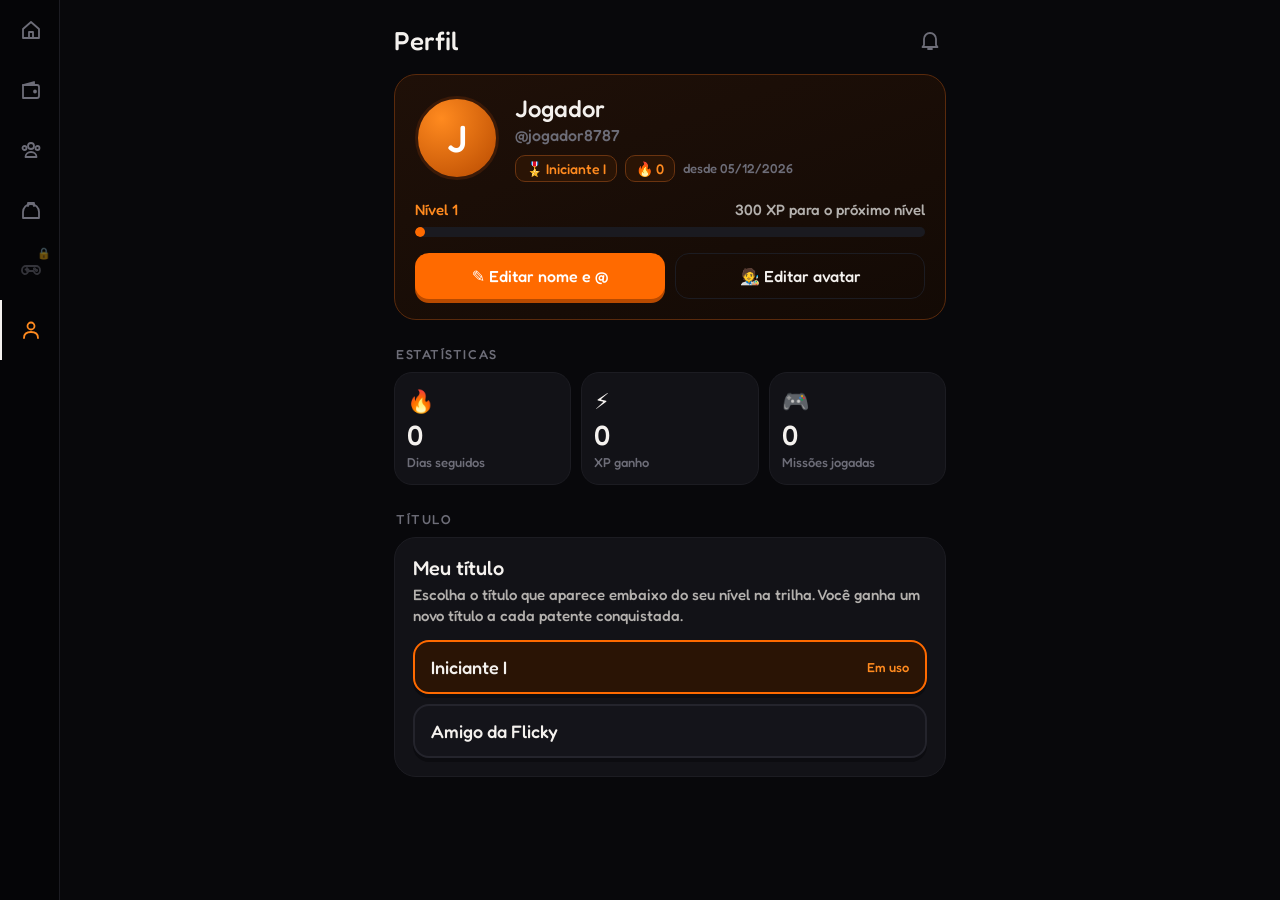
<file: perfil.html>
<!DOCTYPE html>
<html lang="pt-BR">
<head>
<meta charset="utf-8">
<meta name="viewport" content="width=device-width, initial-scale=1, viewport-fit=cover">
<title>Perfil</title>
<link href="https://fonts.googleapis.com/css2?family=Fredoka:wght@500&display=swap" rel="stylesheet">
<link rel="stylesheet" href="estilo.css">
<style>
a:focus-visible,button:focus-visible,input:focus-visible{outline:2px solid var(--text);outline-offset:3px}
h1{font-size:26px;font-weight:700;margin-bottom:18px}
.sec{font-size:13px;letter-spacing:.12em;text-transform:uppercase;color:var(--mute);margin:26px 2px 10px}
/* cartão principal */
.hero{background:linear-gradient(160deg,#1f1008,#130a05);border:1px solid #5a2a0c;border-radius:22px;padding:20px}
.hrow{display:flex;gap:16px;align-items:center}
.av{width:84px;height:84px;border-radius:50%;flex:none;display:grid;place-items:center;font-size:38px;font-weight:700;color:#fff;background:radial-gradient(circle at 30% 25%,var(--o2),var(--o3));border:3px solid #3a1a08}
.who{min-width:0;flex:1}
.who h2{font-size:24px;line-height:1.15;overflow-wrap:anywhere}
.who .at{color:var(--mute);font-size:16px;margin-top:2px;overflow-wrap:anywhere}
.chips{display:flex;flex-wrap:wrap;gap:8px;margin-top:10px;align-items:center}
.chip{font-size:14px;border:1px solid #6b3410;background:#2a1405;color:var(--o2);border-radius:10px;padding:4px 10px;white-space:nowrap}
.since{font-size:13px;color:var(--mute)}
.lvl{margin-top:18px}
.lvl .top{display:flex;justify-content:space-between;gap:10px;font-size:15px;margin-bottom:8px}
.lvl .top b{color:var(--o2);white-space:nowrap}
.lvl .top span{color:#b4b1ae;text-align:right}
.bar{height:10px;background:#1a1a20;border-radius:8px;overflow:hidden}
.bar i{display:block;height:100%;width:0;min-width:10px;background:var(--o1);border-radius:8px;transition:width .3s}
.acts{margin-top:16px;display:flex;gap:10px;flex-wrap:wrap}
.acts .btn{flex:1 1 180px;text-align:center;text-decoration:none;display:block}
/* estatísticas */
.stats{display:grid;grid-template-columns:repeat(3,1fr);gap:10px}
.stat{align-content:start;background:#121217;border:1px solid var(--line);border-radius:18px;padding:14px 12px;display:grid;gap:6px;justify-items:start}
.stat .ic{font-size:22px;line-height:1;height:28px;display:flex;align-items:center}
.stat b{font-size:28px;line-height:1}
.stat small{font-size:13px;color:var(--mute);line-height:1.2}
/* cartões */
.card{background:#121217;border:1px solid var(--line);border-radius:22px;padding:18px}
.card h2{font-size:20px;margin-bottom:4px}
.card>p{color:#b4b1ae;font-size:15px;line-height:1.4;margin-bottom:14px}
.titles{display:grid;gap:10px}
.ttl{font:inherit;font-size:18px;color:var(--text);text-align:left;display:flex;justify-content:space-between;align-items:center;gap:10px;background:#14141a;border:2px solid #24242c;border-radius:16px;padding:14px 16px;cursor:pointer;box-shadow:0 4px 0 #0c0c10}
.ttl:hover{border-color:#3a3a45}
.ttl[aria-pressed="true"]{border-color:var(--o1);background:#2a1405}
.ttl small{font-size:13px;color:var(--o2)}
/* janelas */
dialog{margin:auto;width:calc(100% - 32px);max-width:420px;background:#121217;color:var(--text);border:1px solid #2a2a33;border-radius:22px;padding:22px;font-family:inherit}
dialog h2{font-size:22px;margin-bottom:14px}
.fld{display:grid;gap:6px;margin-bottom:14px}
.fld label{font-size:14px;color:#b4b1ae}
.inp{display:flex;align-items:center;background:#0d0d11;border:2px solid #24242c;border-radius:14px;padding:0 12px}
.inp:focus-within{border-color:var(--o1)}
.inp span{color:var(--mute);font-size:18px}
.inp input{flex:1;min-width:0;font:inherit;font-size:18px;color:var(--text);background:transparent;border:0;padding:12px 4px;outline:none}
.inp.bad{border-color:#e5232d}
.msg{min-height:20px;font-size:14px;line-height:1.3;color:var(--mute)}
.msg.ok{color:#4ade80}
.msg.err{color:#ff6b73}
.dbtns{display:flex;gap:10px;margin-top:6px}
.dbtns .btn{flex:1}
@media(max-width:640px){
  .toast{bottom:calc(76px + env(safe-area-inset-bottom,0px))}
  .stat b{font-size:24px}
  .hrow{gap:12px}
  .av{width:72px;height:72px;font-size:32px}
  .who h2{font-size:21px}
}
</style>
</head>
<body>
<nav aria-label="Navegação principal">
  <a href="index.html" aria-label="Trilha"><svg viewBox="0 0 24 24"><path d="M4 11l8-7 8 7v9H4z"/><path d="M10 20v-6h4v6"/></svg></a>
  <a href="orcamento.html" aria-label="Seu Orçamento"><svg viewBox="0 0 24 24"><path d="M4 7h14a2 2 0 012 2v9a2 2 0 01-2 2H4z"/><path d="M4 7l11-3v3"/><circle cx="16" cy="13.5" r="1"/></svg></a>
  <a href="comunidade.html" aria-label="Comunidade"><svg viewBox="0 0 24 24"><circle cx="12" cy="8" r="3"/><circle cx="5.5" cy="10" r="2"/><circle cx="18.5" cy="10" r="2"/><path d="M6.5 19c0-3 2.5-5 5.5-5s5.5 2 5.5 5z"/></svg></a>
  <a href="loja.html" aria-label="Loja"><svg viewBox="0 0 24 24"><path d="M4 20v-6a8 8 0 0116 0v6z"/><path d="M9 8V5h6v3"/></svg></a>
  <a href="sua-cidade.html" aria-label="Sua Cidade"><svg viewBox="0 0 24 24"><path d="M7 8h10a4 4 0 014 4v1a3 3 0 01-5.4 1.8L14.5 13h-5l-1.1 1.8A3 3 0 013 13v-1a4 4 0 014-4z"/><path d="M8 10v3M6.5 11.5h3"/><circle cx="15.5" cy="10.8" r=".7"/><circle cx="17.5" cy="12.3" r=".7"/></svg></a>
  <a href="perfil.html" class="on" aria-current="page" aria-label="Perfil"><svg viewBox="0 0 24 24"><circle cx="12" cy="8" r="3.5"/><path d="M5 20c0-4 3-6 7-6s7 2 7 6"/></svg></a>
</nav>

<main>
  <div class="wrap">
    <div class="ptop"><h1>Perfil</h1><a class="bell" href="avisos.html" aria-label="Avisos" title="Avisos"><svg viewBox="0 0 24 24" aria-hidden="true"><path d="M6 17V11a6 6 0 0112 0v6l1.5 2h-15z"/><path d="M10 21h4"/></svg></a></div>

    <section class="hero" aria-label="Resumo do jogador">
      <div class="hrow">
        <div class="av" id="avHero" role="img" aria-label="Avatar"></div>
        <div class="who">
          <h2 id="pName"></h2>
          <div class="at" id="pHandle"></div>
          <div class="chips">
            <span class="chip" id="pTitle"></span>
            <span class="chip" id="pStreak"></span>
            <span class="since" id="pSince"></span>
          </div>
        </div>
      </div>
      <div class="lvl">
        <div class="top"><b id="lName"></b><span id="lInfo"></span></div>
        <div class="bar" role="progressbar" aria-label="Progresso para o próximo nível" aria-valuemin="0" aria-valuemax="100" id="lBar"><i id="lFill"></i></div>
      </div>
      <div class="acts">
        <button class="btn" type="button" id="bEdit">✎ Editar nome e @</button>
        <a class="btn alt" href="avatar.html" id="bAvatar">🧑‍🎨 Editar avatar</a>
      </div>
    </section>

    <h2 class="sec">Estatísticas</h2>
    <section class="stats" aria-label="Estatísticas">
      <div class="stat"><span class="ic" aria-hidden="true">🔥</span><b id="sDays">0</b><small>Dias seguidos</small></div>
      <div class="stat"><span class="ic" aria-hidden="true">⚡</span><b id="sXp">0</b><small>XP ganho</small></div>
      <div class="stat"><span class="ic" aria-hidden="true">🎮</span><b id="sPlayed">0</b><small>Missões jogadas</small></div>
    </section>

    <h2 class="sec">Título</h2>
    <section class="card" aria-labelledby="tTitle">
      <h2 id="tTitle">Meu título</h2>
      <p>Escolha o título que aparece embaixo do seu nível na trilha. Você ganha um novo título a cada patente conquistada.</p>
      <div class="titles" id="titles" role="group" aria-labelledby="tTitle"></div>
    </section>
  </div>
  <div class="toast" id="toast" role="status"></div>
</main>

<dialog id="dEdit" aria-labelledby="eTitle">
  <h2 id="eTitle">Editar nome e @</h2>
  <div class="fld">
    <label for="fName">Nome</label>
    <div class="inp" id="nBox"><input id="fName" type="text" maxlength="30" autocomplete="off" spellcheck="false"></div>
    <div class="msg" id="nMsg" aria-live="polite"></div>
  </div>
  <div class="fld">
    <label for="fHandle">Nome de usuário</label>
    <div class="inp" id="hBox"><span aria-hidden="true">@</span><input id="fHandle" type="text" maxlength="20" autocomplete="off" autocapitalize="none" spellcheck="false" aria-describedby="hMsg"></div>
    <div class="msg" id="hMsg" aria-live="polite"></div>
  </div>
  <div class="dbtns">
    <button class="btn alt" type="button" id="eCancel">Cancelar</button>
    <button class="btn" type="button" id="eSave" disabled>Salvar</button>
  </div>
</dialog>
<script src="avatar.js"></script>
<script src="loja.js"></script>
<script src="progresso.js"></script>
<script>
// Perfil: lê o que a trilha (index.html) salvou no navegador. Não há banco de dados, então tudo fica no localStorage.
const $=id=>document.getElementById(id);
const {TITLES,XP_AT}=Progresso;                       // títulos de patente e XP por nível: veja progresso.js
const read=(k,d)=>{try{const v=JSON.parse(localStorage.getItem(k));return v&&typeof v==='object'?v:d}catch(e){return d}};
const write=(k,v)=>{try{localStorage.setItem(k,JSON.stringify(v))}catch(e){}};

// ---- dados salvos
const prog=Progresso.get();
const streak=Progresso.streakDays();
let P=read('trilha-perfil',null);
if(!P||typeof P.name!=='string'){
  P={name:'Jogador',handle:'jogador'+String(Math.floor(1000+Math.random()*9000)),since:new Date().toISOString()};
  write('trilha-perfil',P);
}
const savePerfil=()=>write('trilha-perfil',P);

// ---- nível (mesma regra da trilha: o nível só sobe com a patente)
const {raw,lv}=Progresso.level(prog),capped=lv<raw;

let tt;function toast(m){const e=$('toast');e.textContent=m;e.classList.add('show');clearTimeout(tt);tt=setTimeout(()=>e.classList.remove('show'),2200)}

// ---- título
const nT=Progresso.titleCount(prog.pats);
function curTitle(){return Progresso.titleIndex(prog.pats)}
function renderTitles(){
  const box=$('titles'),cur=curTitle(),ex=Loja.extraTitleId();box.innerHTML='';
  const add=(name,on,fn)=>{
    const b=document.createElement('button');b.type='button';b.className='ttl';b.setAttribute('aria-pressed',on?'true':'false');
    const sp=document.createElement('span');sp.textContent=name;b.appendChild(sp);
    if(on){const m=document.createElement('small');m.textContent='Em uso';b.appendChild(m)}
    b.onclick=()=>{fn();renderTitles();renderHero();toast('Título alterado: '+name)};box.appendChild(b);
  };
  // títulos de patente (um por patente conquistada)
  TITLES.slice(0,nT).forEach((name,i)=>add(name,!ex&&i===cur,()=>{try{localStorage.setItem('trilha-titulo',String(i))}catch(e){}Loja.setExtraTitle(null)}));
  // títulos da loja que o jogador tem
  Loja.TITLES_SHOP.filter(t=>Loja.titleOwned(t.id)).forEach(t=>add(t.name,ex===t.id,()=>Loja.setExtraTitle(t.id)));
}

// ---- tela
const fmt=n=>Number(n).toLocaleString('pt-BR');
function renderHero(){
  const ini=(P.name.trim()[0]||'?').toUpperCase();
  $('avHero').textContent=ini;Avatar.ready(()=>Avatar.paintFace($('avHero')));
  $('pName').textContent=P.name;$('pHandle').textContent='@'+P.handle;
  $('pTitle').textContent='🎖️ '+(Loja.extraTitle()||TITLES[curTitle()]);
  $('pStreak').textContent='🔥 '+streak;
  $('pSince').textContent='desde '+new Date(P.since).toLocaleDateString('pt-BR');
  $('sDays').textContent=fmt(streak);$('sXp').textContent=fmt(prog.xp);$('sPlayed').textContent=fmt(prog.played||0);
  $('lName').textContent='Nível '+lv;
  let pct=100,info='Nível máximo';
  if(lv<20){
    const a=XP_AT[lv-1],b=XP_AT[lv];pct=Math.max(0,Math.min(100,Math.round((prog.xp-a)/(b-a)*100)));
    info=capped?'XP completo! Passe no teste de patente para subir de nível':fmt(b-prog.xp)+' XP para o próximo nível';
  }
  $('lInfo').textContent=info;$('lFill').style.width=pct+'%';$('lBar').setAttribute('aria-valuenow',pct);
}

// ---- editar nome e @
// Sem banco de dados: TODO @ é considerado disponível. Quando houver servidor, troque o corpo desta função por uma consulta real.
function handleAvailable(h){return new Promise(res=>setTimeout(()=>res(true),450))}
const dE=$('dEdit'),fN=$('fName'),fH=$('fHandle');
let nOk=false,hOk=false,tok=0,deb;
function setMsg(el,box,txt,cls){el.textContent=txt;el.className='msg'+(cls?' '+cls:'');if(box)box.classList.toggle('bad',cls==='err')}
function upd(){$('eSave').disabled=!(nOk&&hOk)}
function checkName(){
  const v=fN.value.trim();nOk=v.length>=2&&v.length<=30;
  setMsg($('nMsg'),$('nBox'),nOk?'':'O nome precisa ter de 2 a 30 caracteres.',nOk?'':'err');upd();
}
function checkHandle(){
  const v=fH.value=fH.value.toLowerCase().replace(/[^a-z0-9_.]/g,'');
  const my=++tok;clearTimeout(deb);hOk=false;upd();
  if(v.length<3){setMsg($('hMsg'),$('hBox'),'Use de 3 a 20 caracteres: letras, números, _ ou .','err');return}
  if(v===P.handle){hOk=true;setMsg($('hMsg'),$('hBox'),'Este já é o seu @.','');upd();return}
  setMsg($('hMsg'),$('hBox'),'Verificando disponibilidade…','');
  deb=setTimeout(()=>handleAvailable(v).then(ok=>{
    if(my!==tok)return; // resposta antiga, o usuário já digitou outra coisa
    hOk=ok;setMsg($('hMsg'),$('hBox'),ok?'✓ @'+v+' está disponível':'@'+v+' já está em uso',ok?'ok':'err');upd();
  }),250);
}
fN.addEventListener('input',checkName);fH.addEventListener('input',checkHandle);
$('bEdit').onclick=()=>{fN.value=P.name;fH.value=P.handle;checkName();checkHandle();dE.showModal();fN.focus()};
$('eCancel').onclick=()=>dE.close();
$('eSave').onclick=()=>{
  if($('eSave').disabled)return;
  P.name=fN.value.trim();P.handle=fH.value;savePerfil();dE.close();renderHero();toast('Perfil atualizado!');
};
fN.addEventListener('keydown',e=>{if(e.key==='Enter'){e.preventDefault();fH.focus()}});
fH.addEventListener('keydown',e=>{if(e.key==='Enter'){e.preventDefault();$('eSave').click()}});

// fecha a janela ao tocar fora dela
dE.addEventListener('click',e=>{if(e.target===dE)dE.close()});

renderTitles();renderHero();
</script>
</body>
</html>
</file>
<file: estilo.css>
/* estilo.css: estilo base compartilhado por todas as páginas (trilha, comunidade, loja, avisos, perfil e avatar).
   Cada página carrega este arquivo ANTES do seu próprio <style>, que só guarda o que é específico dela e pode sobrescrever o que está aqui.
   Para mudar uma cor ou o menu de todas as páginas de uma vez, edite só este arquivo. */

/* cores e medidas (use var(--nome) nas páginas) */
:root{
  --bg:#08080b; --side:#050507; --line:#1c1c22; --text:#f4f1ee; --mute:#6d6d78;
  --o1:#ff6a00; --o2:#ff8a1f; --o3:#b84a00; --o4:#7a2f00;
  box-sizing:border-box;
  padding-top:env(safe-area-inset-top,0px); padding-bottom:env(safe-area-inset-bottom,0px);
}
html{scroll-padding-top:env(safe-area-inset-top,0px)}
*{box-sizing:border-box;margin:0}
html,body{height:100%}
body{background:var(--bg);color:var(--text);font-family:"Fredoka",system-ui,-apple-system,"Segoe UI",sans-serif;display:flex;overflow:hidden}
body,body *{font-weight:500!important;font-synthesis:none}

/* menu lateral (vira barra inferior no celular) */
nav{width:60px;background:var(--side);border-right:1px solid var(--line);display:flex;flex-direction:column;flex-shrink:0}
nav a{height:60px;display:grid;place-items:center;color:var(--mute);border-left:2px solid transparent}
nav a.on{color:var(--o2);border-left-color:var(--text)}
nav a:hover{color:var(--text)}
nav svg{width:24px;height:24px;fill:none;stroke:currentColor;stroke-width:1.8;stroke-linecap:round;stroke-linejoin:round}
/* item bloqueado do menu (ex.: o jogo antes do nível 2) */
nav a.lock{opacity:.45;position:relative}
nav a.lock::after{content:"🔒";position:absolute;top:8px;left:calc(50% + 6px);font-size:11px;line-height:1}
@media(max-width:640px){
  body{flex-direction:column-reverse}
  nav{width:100%;height:58px;flex-direction:row;border-right:0;border-top:1px solid var(--line)}
  nav a{flex:1;height:58px;border-left:0;border-top:2px solid transparent}
  nav a.on{border-top-color:var(--text)}
}

/* área de conteúdo: cada página ajusta o padding e a largura (.wrap) se precisar */
main{flex:1;overflow-y:auto;padding:24px 16px 60px}
.wrap{max-width:552px;margin:0 auto}

/* só para leitores de tela */
.sr{position:absolute;width:1px;height:1px;overflow:hidden;clip:rect(0 0 0 0)}

/* aviso rápido (toast) */
.toast{position:fixed;left:50%;bottom:80px;transform:translate(-50%,20px);opacity:0;pointer-events:none;background:#f6f6f6;color:#111;padding:12px 18px;border-radius:14px;font-size:16px;z-index:30;transition:.2s;text-align:center}
.toast.show{opacity:1;transform:translate(-50%,0)}

/* botões e janelas */
.btn{font:inherit;font-size:16px;border:0;border-radius:14px;padding:12px 16px;cursor:pointer;background:var(--o1);color:#fff;box-shadow:0 4px 0 var(--o3)}
.btn:active{transform:translateY(3px);box-shadow:0 1px 0 var(--o3)}
.btn:disabled{background:var(--o4);color:#a8643a;box-shadow:0 4px 0 #4d1d00;cursor:default}
.btn.alt{background:transparent;color:var(--text);border:1px solid var(--line);box-shadow:none}
dialog::backdrop{background:rgba(0,0,0,.72)}

/* quem prefere menos movimento */
@media (prefers-reduced-motion:reduce){*{transition:none!important}}

/* sino de avisos (leva a avisos.html) e linha de título com o sino no canto */
.bell{width:32px;height:32px;display:grid;place-items:center;border-radius:12px;color:var(--mute);flex:none}
.bell:hover{color:var(--text);background:#14141a}
.bell:focus-visible{outline:2px solid var(--text);outline-offset:2px}
.bell svg{width:24px;height:24px;fill:none;stroke:currentColor;stroke-width:1.8;stroke-linecap:round;stroke-linejoin:round}
.ptop{display:flex;justify-content:space-between;align-items:center;gap:12px;margin-bottom:18px}
.ptop h1{margin-bottom:0}
</file>
